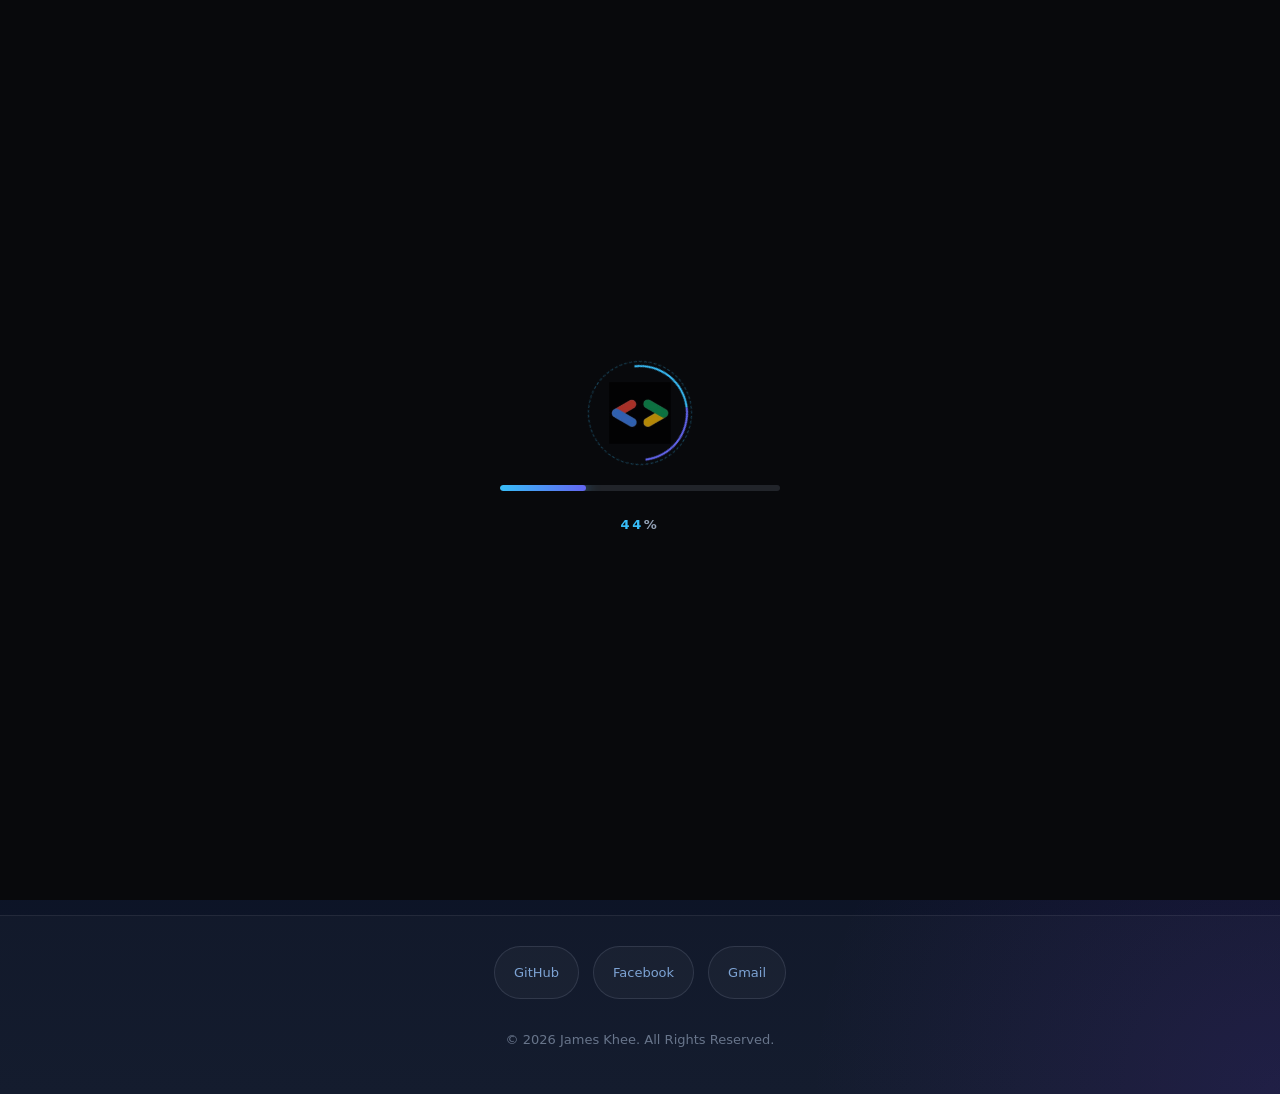
<file: index.html>
<!DOCTYPE html>
<html lang="en">
<head>
    <meta charset="UTF-8">
    <meta name="viewport" content="width=device-width, initial-scale=1.0">
    <title>James Khee Portfolio</title>
    <meta http-equiv="refresh" content="0; url=Home.html">
    <link rel="canonical" href="Home.html">
</head>
<body>
    <p>Redirecting to <a href="Home.html">Home</a>...</p>
</body>
</html>
</file>
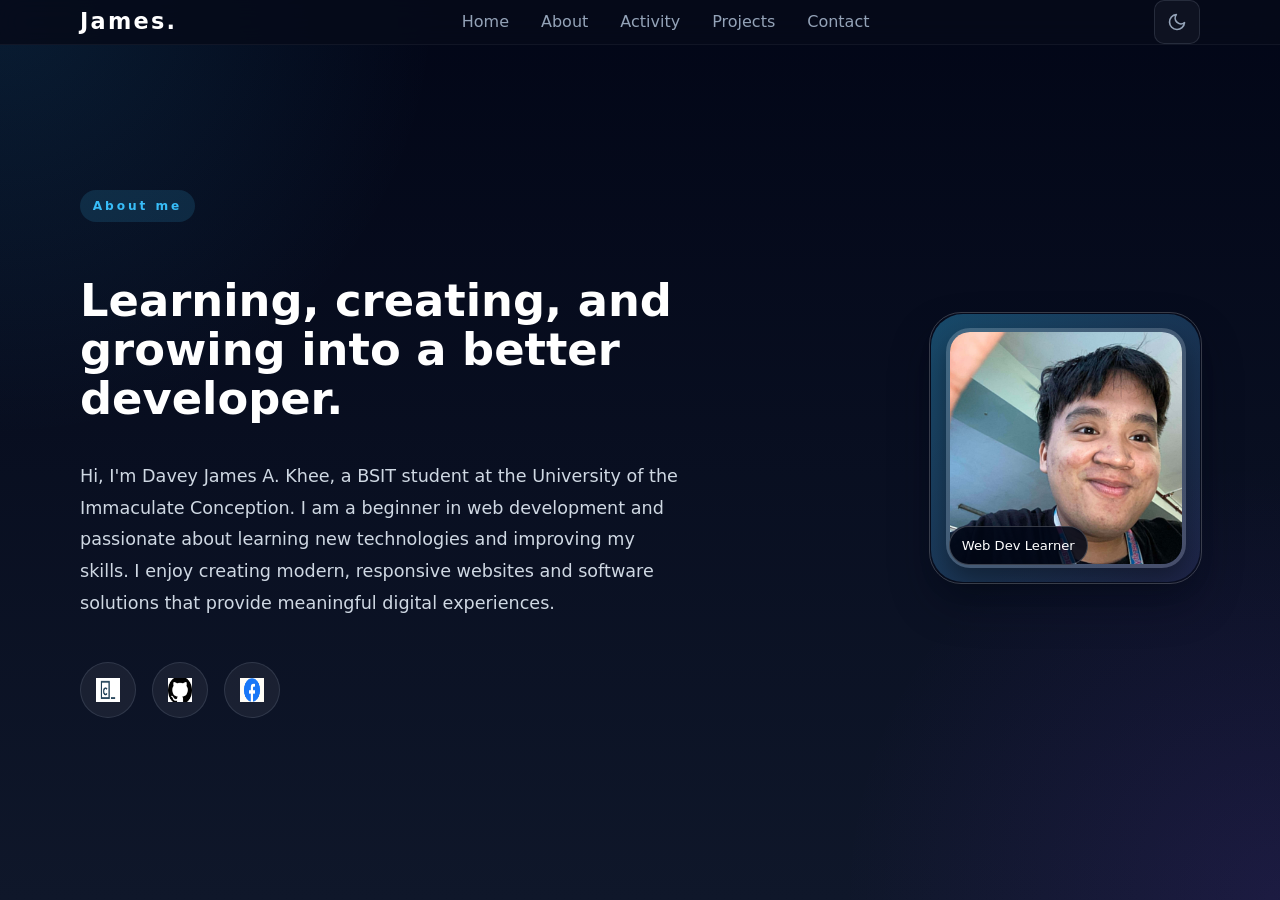
<file: about.html>
<!DOCTYPE html>
<html lang="en">
<head>
    <meta charset="UTF-8">
    <meta name="viewport" content="width=device-width, initial-scale=1.0">
    <title> James Khee Portfolio</title>
    <link rel="icon" type="image/png" href="images/GDGDOC KHEE.png">
    <link rel="stylesheet" href="about.css"> 
    <link rel="stylesheet" href="cursor.css">
    <link rel="stylesheet" href="theme.css">
    <script>
        (function () {
            var t;
            try { t = localStorage.getItem("portfolioTheme"); } catch (e) {}
            document.documentElement.setAttribute("data-theme", t === "light" ? "light" : "dark");
        })();
    </script>
</head>
<body>
    <header class="site-header">
        <div class="container nav-container"> 
       <a href="Home.html" class="logo">James.</a>
         <nav class="site-nav" id="siteNav">
          <a href="Home.html">Home</a>
          <a href="about.html">About</a>
          <a href="Activity.html">Activity</a>
          <a href="Project.html">Projects</a>
          <a href="Contact.html">Contact</a>
        </nav>
        <div class="nav-actions">
          <button class="theme-toggle" id="themeToggle" aria-label="Toggle theme">
            <svg class="icon-sun" viewBox="0 0 24 24" width="20" height="20" fill="none" stroke="currentColor" stroke-width="2" stroke-linecap="round" stroke-linejoin="round" aria-hidden="true">
              <circle cx="12" cy="12" r="4"></circle>
              <line x1="12" y1="2" x2="12" y2="4"></line>
              <line x1="12" y1="20" x2="12" y2="22"></line>
              <line x1="4.9" y1="4.9" x2="6.3" y2="6.3"></line>
              <line x1="17.7" y1="17.7" x2="19.1" y2="19.1"></line>
              <line x1="2" y1="12" x2="4" y2="12"></line>
              <line x1="20" y1="12" x2="22" y2="12"></line>
              <line x1="4.9" y1="19.1" x2="6.3" y2="17.7"></line>
              <line x1="17.7" y1="6.3" x2="19.1" y2="4.9"></line>
            </svg>
            <svg class="icon-moon" viewBox="0 0 24 24" width="20" height="20" fill="none" stroke="currentColor" stroke-width="2" stroke-linecap="round" stroke-linejoin="round" aria-hidden="true">
              <path d="M21 12.8A9 9 0 1 1 11.2 3a7 7 0 0 0 9.8 9.8z"></path>
            </svg>
          </button>
          <button class="nav-toggle" id="navToggle" aria-label="Open menu" aria-controls="siteNav" aria-expanded="false">
            <span class="nav-toggle-bars"><span></span><span></span><span></span></span>
          </button>
        </div>
        </div>
      </header>
      <section class="about">
    <div class="container about-content">
 
        
        <div class="about-text">
            <p class="eyebrow">About me</p>
            <h2>Learning, creating, and growing into a better developer.</h2>
            <p class="description">
                Hi, I'm Davey James A. Khee, a BSIT student at the University of the Immaculate Conception.
                I am a beginner in web development and passionate about learning new technologies and improving my skills.
                I enjoy creating modern, responsive websites and software solutions that provide meaningful digital experiences.
            </p>
 
            <div class="social-icons">
                <a href="mailto:dkhee_250000000362@uic.edu.ph">
                    <img src="images/gmail-icon.png" alt="Gmail">
                </a>
 
                <a href="https://github.com/dkhee250000000362-cloud" target="_blank" rel="noopener noreferrer">
                    <img src="images/github-icon.png" alt="GitHub">
                </a>
 
                <a href="https://www.facebook.com/kyoujinzai" target="_blank" rel="noopener noreferrer">
                    <img src="images/facebook-icon.png" alt="Facebook">
                </a>
            </div>
        </div>
 
        
        <div class="about-image">
            <div class="image-frame">
                <img src="images/image james.jpg" alt="James">
                <div class="image-badge">Web Dev Learner</div>
            </div>
        </div>
 
 
    </div>
 
</section>

<script>
    const imageFrame = document.querySelector('.image-frame');

    if (imageFrame) {
        imageFrame.addEventListener('mousemove', (event) => {
            const rect = imageFrame.getBoundingClientRect();
            const x = (event.clientX - rect.left) / rect.width - 0.5;
            const y = (event.clientY - rect.top) / rect.height - 0.5;
            imageFrame.style.transform = `perspective(1000px) rotateY(${x * 12}deg) rotateX(${y * -12}deg) translateY(-6px)`;
        });

        imageFrame.addEventListener('mouseleave', () => {
            imageFrame.style.transform = '';
        });
    }
</script>

<script>
const navToggle = document.getElementById("navToggle");
const navContainer = document.querySelector(".nav-container");

navToggle.addEventListener("click", () => {
    const isOpen = navContainer.classList.toggle("open");
    navToggle.setAttribute("aria-expanded", isOpen);
    navToggle.setAttribute("aria-label", isOpen ? "Close menu" : "Open menu");
});

document.querySelectorAll(".site-nav a").forEach((link) => {
    link.addEventListener("click", () => {
        navContainer.classList.remove("open");
        navToggle.setAttribute("aria-expanded", "false");
        navToggle.setAttribute("aria-label", "Open menu");
    });
});
</script>

<script src="cursor.js"></script>
<script src="theme.js"></script>

</body>
</html>
</file>
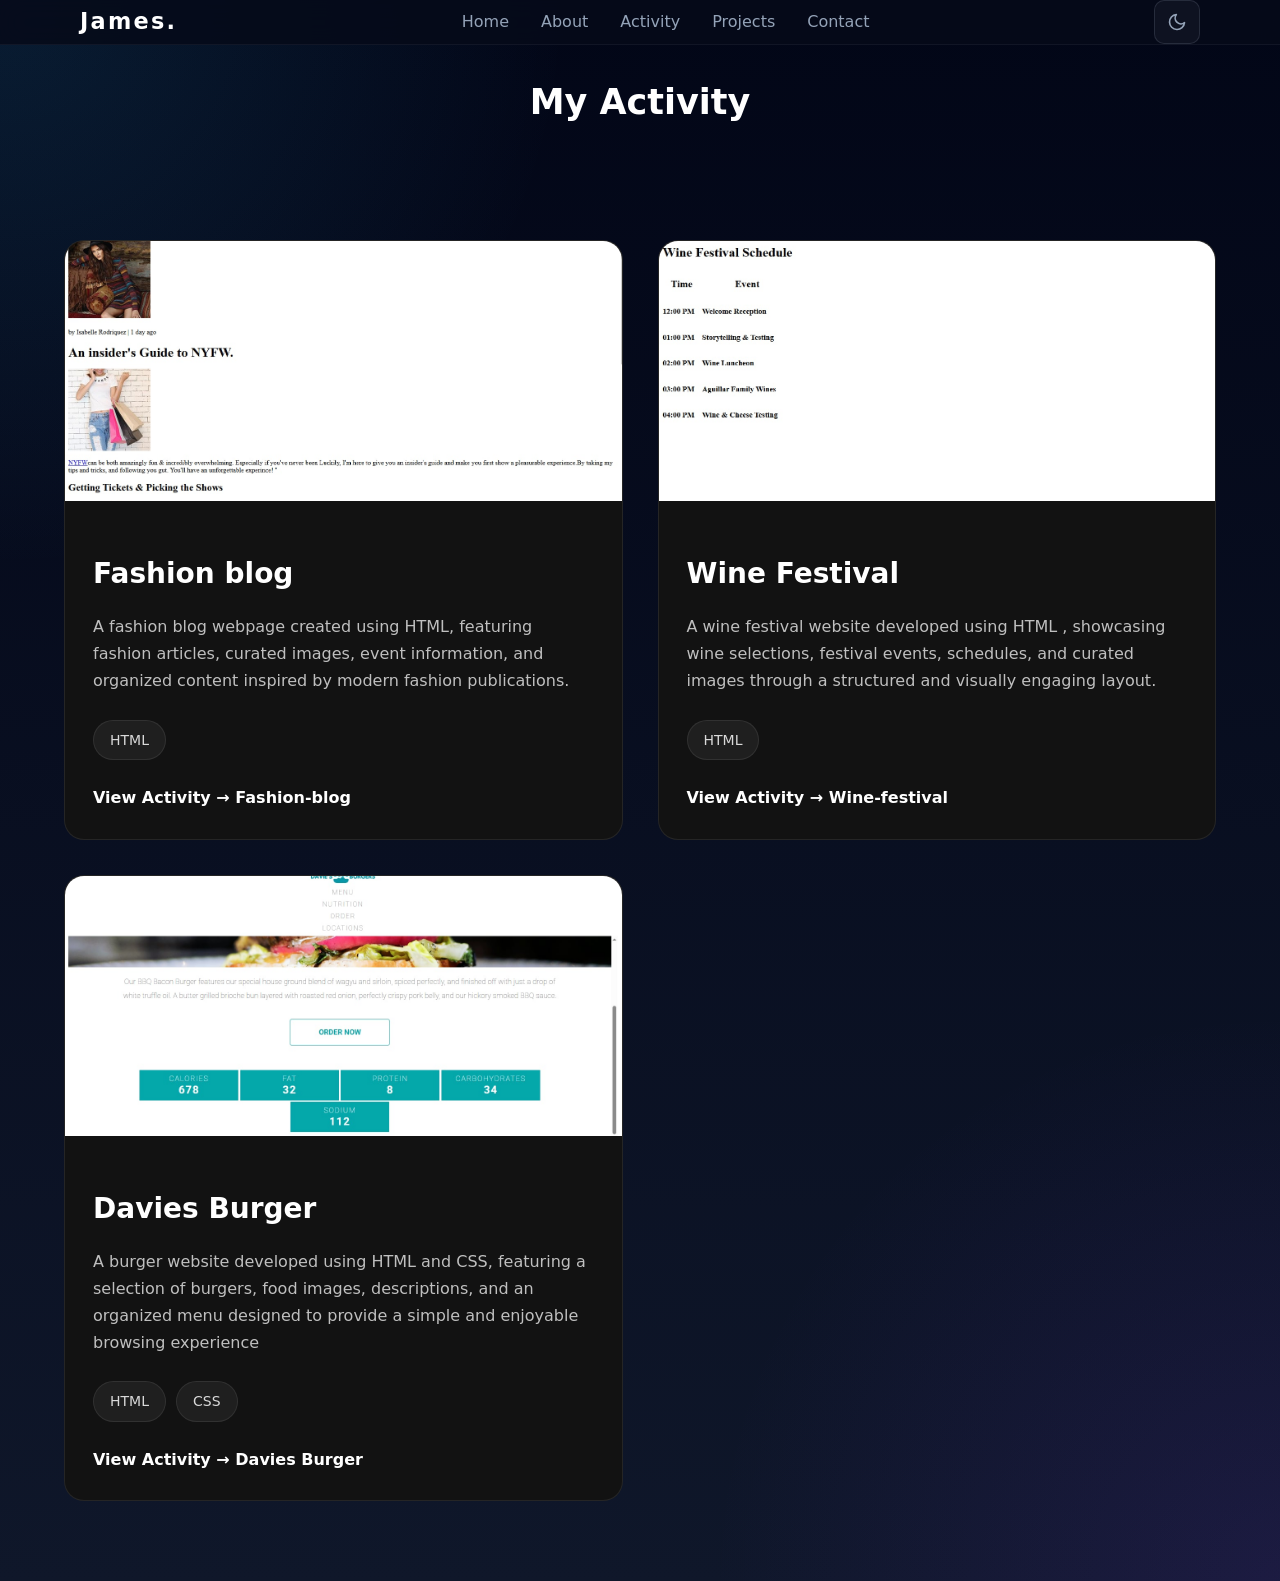
<file: Activity.html>
<!DOCTYPE html>
<html lang="en">
<head>
    <meta charset="UTF-8">
    <meta name="viewport" content="width=device-width, initial-scale=1.0">
    <title>James Khee Portfolio</title> 
    <link rel="icon" type="image/png" href="images/GDGDOC KHEE.png">
    <link rel="stylesheet" href="Activity.css">
    <link rel="stylesheet" href="cursor.css">
    <link rel="stylesheet" href="theme.css">
    <script>
        (function () {
            var t;
            try { t = localStorage.getItem("portfolioTheme"); } catch (e) {}
            document.documentElement.setAttribute("data-theme", t === "light" ? "light" : "dark");
        })();
    </script>
</head>
<body>
    <header class="site-header"> 
        <div class="container nav-container"> 
            <a href="Activity.html" class="logo">James.</a>
            <nav class="site-nav" id="siteNav">
                <a href="Home.html">Home</a>
                <a href="about.html">About</a>
                <a href="Activity.html">Activity</a>
                <a href="Project.html">Projects</a>
                <a href="Contact.html">Contact</a>
            </nav>
            <div class="nav-actions">
                <button class="theme-toggle" id="themeToggle" aria-label="Toggle theme">
                    <svg class="icon-sun" viewBox="0 0 24 24" width="20" height="20" fill="none" stroke="currentColor" stroke-width="2" stroke-linecap="round" stroke-linejoin="round" aria-hidden="true">
                      <circle cx="12" cy="12" r="4"></circle>
                      <line x1="12" y1="2" x2="12" y2="4"></line>
                      <line x1="12" y1="20" x2="12" y2="22"></line>
                      <line x1="4.9" y1="4.9" x2="6.3" y2="6.3"></line>
                      <line x1="17.7" y1="17.7" x2="19.1" y2="19.1"></line>
                      <line x1="2" y1="12" x2="4" y2="12"></line>
                      <line x1="20" y1="12" x2="22" y2="12"></line>
                      <line x1="4.9" y1="19.1" x2="6.3" y2="17.7"></line>
                      <line x1="17.7" y1="6.3" x2="19.1" y2="4.9"></line>
                    </svg>
                    <svg class="icon-moon" viewBox="0 0 24 24" width="20" height="20" fill="none" stroke="currentColor" stroke-width="2" stroke-linecap="round" stroke-linejoin="round" aria-hidden="true">
                      <path d="M21 12.8A9 9 0 1 1 11.2 3a7 7 0 0 0 9.8 9.8z"></path>
                    </svg>
                </button>
                <button class="nav-toggle" id="navToggle" aria-label="Open menu" aria-controls="siteNav" aria-expanded="false">
                    <span class="nav-toggle-bars"><span></span><span></span><span></span></span>
                </button>
            </div>
        </div>
    </header>
   
<h2 class="activity-title">
    <span> My Activity</span>
</h2>
<section class="activities">
    
    <div class="activity-card">

        <div class="activity-image">
            <img src="images/Fashion Blog.jfif" alt="Fashion blog">
        </div>

        <div class="activity-content">

            <h2>Fashion blog</h2>

            <p>
               A fashion blog webpage created using HTML, featuring fashion articles,
              curated images, event information, and organized content inspired by
             modern fashion publications.
            </p>

            <div class="activity-tags">
                <span>HTML</span>
            </div>

            <a href="activity1/index.html" class="activity-btn">
                View Activity → Fashion-blog
            </a>

        </div>

    </div>


    <div class="activity-card">

        <div class="activity-image">
            <img src="images/wine-festival.jfif" alt="Wine Festival">
        </div>

        <div class="activity-content">

            <h2>Wine Festival</h2>

            <p>
                A wine festival website developed using HTML , showcasing wine
             selections, festival events, schedules, and curated images through a
               structured and visually engaging layout.
            </p>

            <div class="activity-tags">
                <span>HTML</span>
                
            </div>

            <a href="winefestival/index.html" class="activity-btn">
                View Activity → Wine-festival
            </a>

        </div>

    </div>

    <div class="activity-card">

        <div class="activity-image">
            <img src="images/Davies Burger.jfif" alt="Davies Burger">
        </div>

        <div class="activity-content">

            <h2>Davies Burger</h2>

            <p>
                A burger website developed using HTML and CSS, featuring a selection
               of burgers, food images, descriptions, and an organized menu designed
              to provide a simple and enjoyable browsing experience
            </p>

            <div class="activity-tags">
                <span>HTML</span>
                <span>CSS</span>
            </div>

            <a href="daviesburger/index.html" class="activity-btn">
                View Activity → Davies Burger
            </a>

        </div>


    </section>

<script>
const navToggle = document.getElementById("navToggle");
const navContainer = document.querySelector(".nav-container");

navToggle.addEventListener("click", () => {
    const isOpen = navContainer.classList.toggle("open");
    navToggle.setAttribute("aria-expanded", isOpen);
    navToggle.setAttribute("aria-label", isOpen ? "Close menu" : "Open menu");
});

document.querySelectorAll(".site-nav a").forEach((link) => {
    link.addEventListener("click", () => {
        navContainer.classList.remove("open");
        navToggle.setAttribute("aria-expanded", "false");
        navToggle.setAttribute("aria-label", "Open menu");
    });
});
</script>

<script src="cursor.js"></script>
<script src="theme.js"></script>
</body>
</html>
</file>
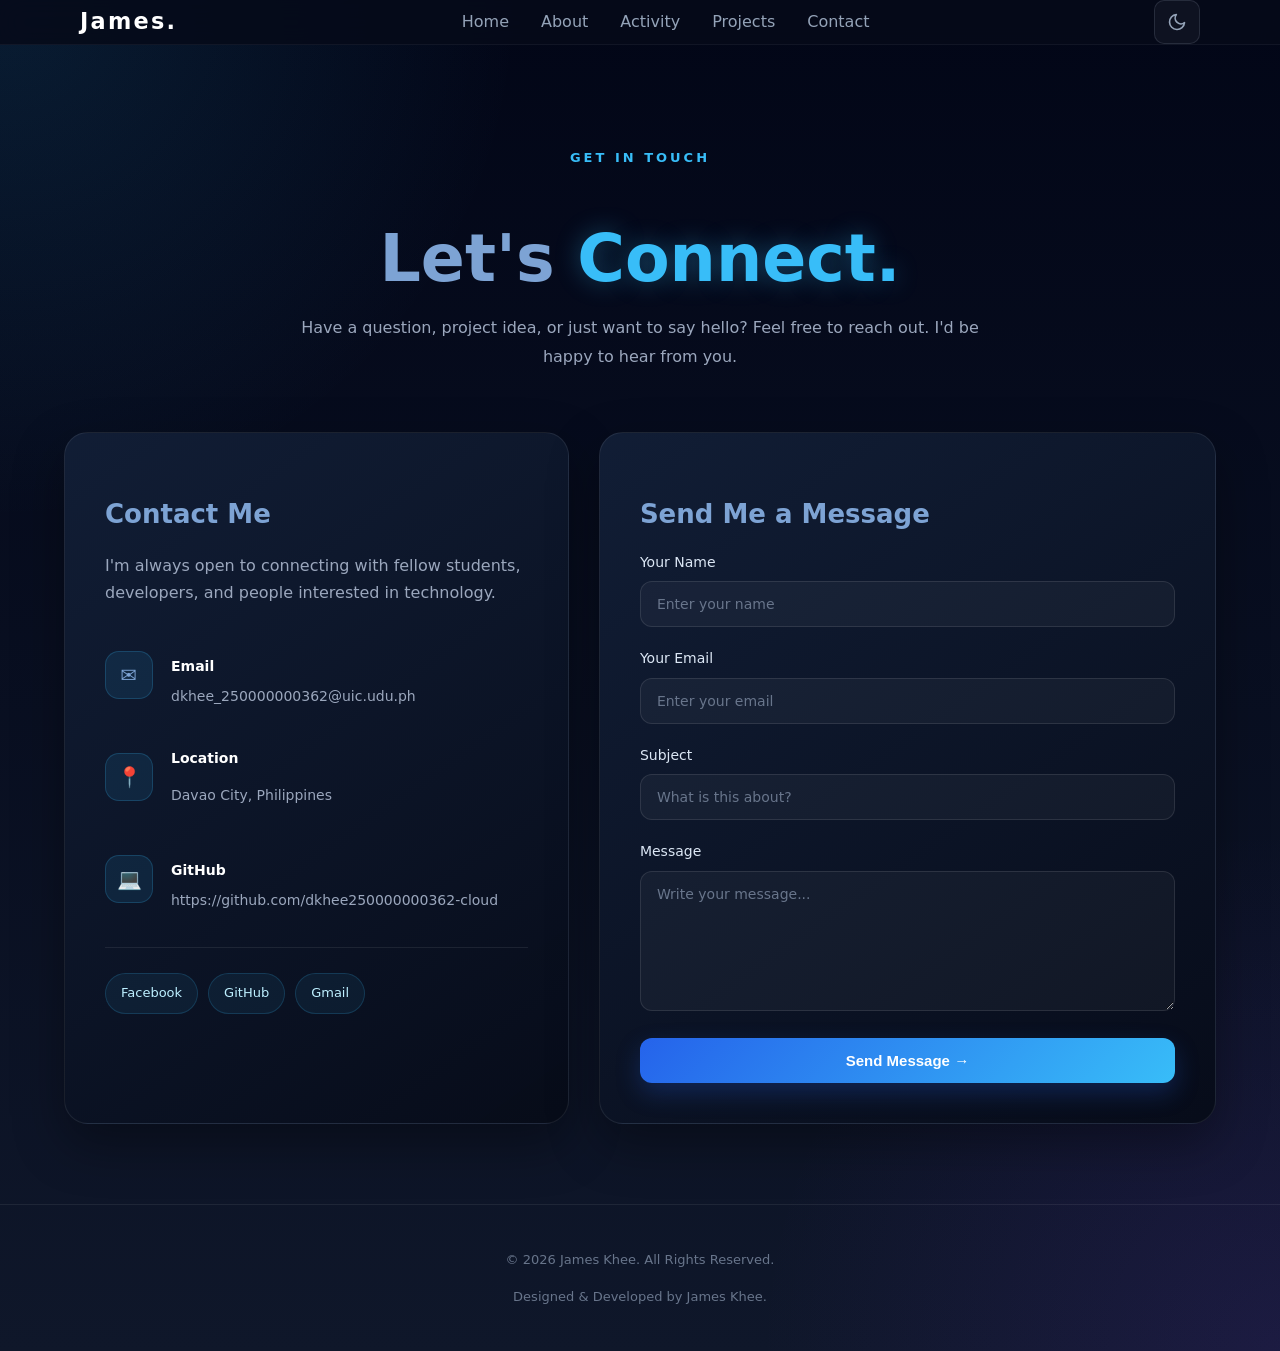
<file: Contact.html>
<!DOCTYPE html>
<html lang="en">
<head>
    <meta charset="UTF-8">
    <meta name="viewport" content="width=device-width, initial-scale=1.0">
    <title>James khee My Porfolio</title>
    <link rel="icon" type="image/png" href="images/GDGDOC KHEE.png">
    <link rel="stylesheet" href="contact.css">
    <link rel="stylesheet" href="cursor.css">
    <link rel="stylesheet" href="theme.css">
    <script>
        (function () {
            var t;
            try { t = localStorage.getItem("portfolioTheme"); } catch (e) {}
            document.documentElement.setAttribute("data-theme", t === "light" ? "light" : "dark");
        })();
    </script>
</head>
<body>
    <header class="site-header">
        <div class="container nav-container"> 
       <a href="Contact.html" class="logo">James.</a>
         <nav class="site-nav" id="siteNav">
          <a href="Home.html">Home</a>
          <a href="about.html">About</a>
          <a href="Activity.html">Activity</a>
          <a href="Project.html">Projects</a>
          <a href="Contact.html">Contact</a>
        </nav>
        <div class="nav-actions">
          <button class="theme-toggle" id="themeToggle" aria-label="Toggle theme">
            <svg class="icon-sun" viewBox="0 0 24 24" width="20" height="20" fill="none" stroke="currentColor" stroke-width="2" stroke-linecap="round" stroke-linejoin="round" aria-hidden="true">
              <circle cx="12" cy="12" r="4"></circle>
              <line x1="12" y1="2" x2="12" y2="4"></line>
              <line x1="12" y1="20" x2="12" y2="22"></line>
              <line x1="4.9" y1="4.9" x2="6.3" y2="6.3"></line>
              <line x1="17.7" y1="17.7" x2="19.1" y2="19.1"></line>
              <line x1="2" y1="12" x2="4" y2="12"></line>
              <line x1="20" y1="12" x2="22" y2="12"></line>
              <line x1="4.9" y1="19.1" x2="6.3" y2="17.7"></line>
              <line x1="17.7" y1="6.3" x2="19.1" y2="4.9"></line>
            </svg>
            <svg class="icon-moon" viewBox="0 0 24 24" width="20" height="20" fill="none" stroke="currentColor" stroke-width="2" stroke-linecap="round" stroke-linejoin="round" aria-hidden="true">
              <path d="M21 12.8A9 9 0 1 1 11.2 3a7 7 0 0 0 9.8 9.8z"></path>
            </svg>
          </button>
          <button class="nav-toggle" id="navToggle" aria-label="Open menu" aria-controls="siteNav" aria-expanded="false">
            <span class="nav-toggle-bars"><span></span><span></span><span></span></span>
          </button>
        </div>
        </div>
      </header>
     
 
    <main>
        <section class="contact-section">

            <div class="contact-heading">

                <p class="contact-label">GET IN TOUCH</p>

                <h1>
                    Let's <span>Connect.</span>
                </h1>

                <p class="contact-intro">
                    Have a question, project idea, or just want to say hello?
                    Feel free to reach out. I'd be happy to hear from you.
                </p>

            </div>


            <div class="contact-container">


                

                <div class="contact-info">

                    <h2>Contact Me</h2>

                    <p>
                        I'm always open to connecting with fellow students,
                        developers, and people interested in technology.
                    </p>


                    <div class="contact-item">

                        <div class="contact-icon">
                            ✉
                        </div>

                        <div>
                            <h3>Email</h3>
                            <a href="mailto:dkhee_250000000@uic.udu.000com">
                                dkhee_250000000362@uic.udu.ph
                            </a>
                        </div>

                    </div>


                    <div class="contact-item">

                        <div class="contact-icon">
                            📍
                        </div>

                        <div>
                            <h3>Location</h3>
                            <p>Davao City, Philippines</p>
                        </div>

                    </div>


                    <div class="contact-item">

                        <div class="contact-icon">
                            💻
                        </div>

                        <div>
                            <h3>GitHub</h3>
                            <a href="#" target="_blank">
                                https://github.com/dkhee250000000362-cloud
                            </a>
                        </div>

                    </div>


                    <div class="contact-socials">

                        <a href="https://www.facebook.com/kyoujinzai">Facebook</a>

                         <a href="https://github.com/dkhee250000000362-cloud">GitHub</a>

                         <a href="mailto:dkhee_250000000362@uic.edu.ph">Gmail</a>

                    </div>

                </div>


                

                <div class="contact-form">

                    <h2>Send Me a Message</h2>

                    <form action="https://formspree.io/f/xqpzqqnz" method="POST">
                        <input type="hidden" name="_subject" value="New message from portfolio contact form">
                        <input type="hidden" name="_next" value="https://dkhee250000000362-cloud.github.io/Contact.html">

                        <div class="form-group">

                            <label for="name">Your Name</label>

                            <input
                                type="text"
                                id="name"
                                name="name"
                                placeholder="Enter your name"
                                required
                            >

                        </div>


                        <div class="form-group">

                            <label for="email">Your Email</label>

                            <input
                                type="email"
                                id="email"
                                name="email"
                                placeholder="Enter your email"
                                required
                            >

                        </div>


                        <div class="form-group">

                            <label for="subject">Subject</label>

                            <input
                                type="text"
                                id="subject"
                                name="subject"
                                placeholder="What is this about?"
                            >

                        </div>


                        <div class="form-group">

                            <label for="message">Message</label>

                            <textarea
                                id="message"
                                name="message"
                                rows="6"
                                placeholder="Write your message..."
                                required
                            ></textarea>

                        </div>


                        <button type="submit">
                            Send Message →
                        </button>

                    </form>

                </div>

            </div>

        </section>

    </main>


    

    <footer class="footer">

        <p>
            © 2026 James Khee. All Rights Reserved.
        </p>

        <p>
            Designed & Developed by James Khee.
        </p>

    </footer>

    <script>
    const navToggle = document.getElementById("navToggle");
    const navContainer = document.querySelector(".nav-container");

    navToggle.addEventListener("click", () => {
        const isOpen = navContainer.classList.toggle("open");
        navToggle.setAttribute("aria-expanded", isOpen);
        navToggle.setAttribute("aria-label", isOpen ? "Close menu" : "Open menu");
    });

    document.querySelectorAll(".site-nav a").forEach((link) => {
        link.addEventListener("click", () => {
            navContainer.classList.remove("open");
            navToggle.setAttribute("aria-expanded", "false");
            navToggle.setAttribute("aria-label", "Open menu");
        });
    });
    </script>

    <script src="cursor.js"></script>
    <script src="theme.js"></script>

</body>
</html>
</file>
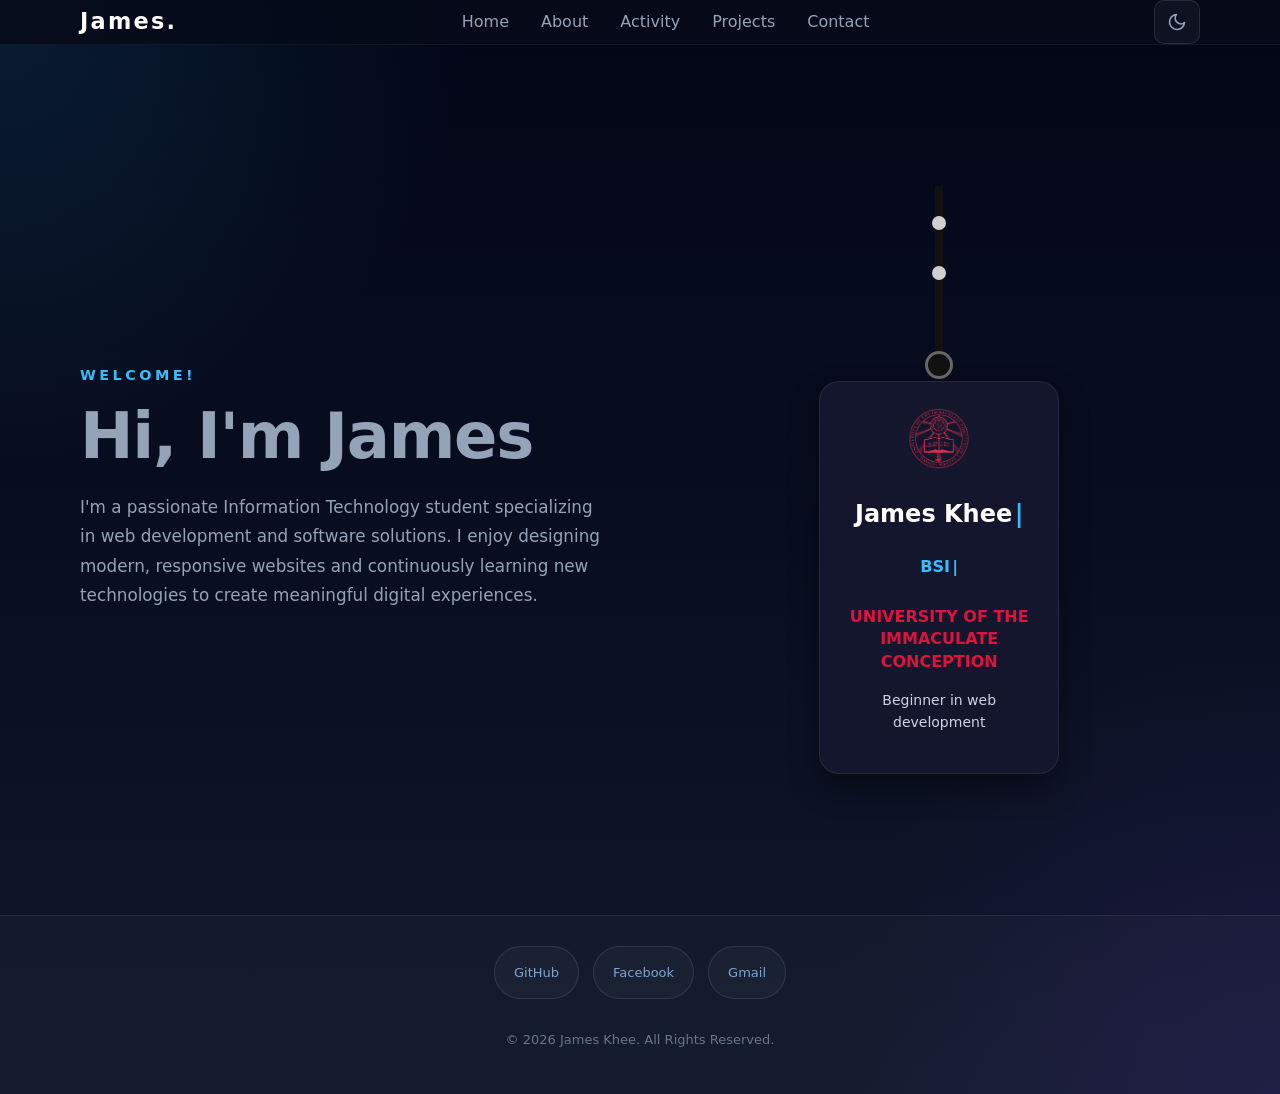
<file: Home.html>
<!DOCTYPE html>
<html lang="en">
<head>
    <meta charset="UTF-8">
    <meta name="viewport" content="width=device-width, initial-scale=1.0">
  <title>James Khee Portfolio</title>
  <link rel="icon" type="image/png" href="images/GDGDOC KHEE.png">
  <link rel="stylesheet" href="Home.css">
  <link rel="stylesheet" href="cursor.css">
  <link rel="stylesheet" href="loader.css">
  <link rel="stylesheet" href="theme.css">
  <script>
      (function () {
          var t;
          try { t = localStorage.getItem("portfolioTheme"); } catch (e) {}
          document.documentElement.setAttribute("data-theme", t === "light" ? "light" : "dark");
      })();
  </script>
</head> 

<body> 
  <header class="site-header">
    <div class="container nav-container"> 
   <a href="Home.html" class="logo">James.</a>
     <nav class="site-nav" id="siteNav">
      <a href="Home.html">Home</a>
      <a href="about.html">About</a>
      <a href="Activity.html">Activity</a>
      <a href="Project.html">Projects</a>
      <a href="Contact.html">Contact</a>
    </nav>
    <div class="nav-actions">
      <button class="theme-toggle" id="themeToggle" aria-label="Toggle theme">
        <svg class="icon-sun" viewBox="0 0 24 24" width="20" height="20" fill="none" stroke="currentColor" stroke-width="2" stroke-linecap="round" stroke-linejoin="round" aria-hidden="true">
          <circle cx="12" cy="12" r="4"></circle>
          <line x1="12" y1="2" x2="12" y2="4"></line>
          <line x1="12" y1="20" x2="12" y2="22"></line>
          <line x1="4.9" y1="4.9" x2="6.3" y2="6.3"></line>
          <line x1="17.7" y1="17.7" x2="19.1" y2="19.1"></line>
          <line x1="2" y1="12" x2="4" y2="12"></line>
          <line x1="20" y1="12" x2="22" y2="12"></line>
          <line x1="4.9" y1="19.1" x2="6.3" y2="17.7"></line>
          <line x1="17.7" y1="6.3" x2="19.1" y2="4.9"></line>
        </svg>
        <svg class="icon-moon" viewBox="0 0 24 24" width="20" height="20" fill="none" stroke="currentColor" stroke-width="2" stroke-linecap="round" stroke-linejoin="round" aria-hidden="true">
          <path d="M21 12.8A9 9 0 1 1 11.2 3a7 7 0 0 0 9.8 9.8z"></path>
        </svg>
      </button>
      <button class="nav-toggle" id="navToggle" aria-label="Open menu" aria-controls="siteNav" aria-expanded="false">
        <span class="nav-toggle-bars"><span></span><span></span><span></span></span>
      </button>
    </div>
    </div>
  </header>
<section class="home">

<div class="container home">
    <div class="home-content">

        <p class="intro">Welcome!</p>

    <h1 class="home-title">
        <span class="intro-line">Hi, I'm James</span>
        
    </h1>

    <p class="description">
        I'm a passionate Information Technology student specializing
        in web development and software solutions. I enjoy designing
        modern, responsive websites and continuously learning new
        technologies to create meaningful digital experiences.
    </p>

</div>

<div class="home-image">

    <div class="id-card-wrapper">

        <div class="lanyard"></div>

        <div class="clip"></div>

        <div class="id-card">

            <img src="images/uic-logo.png"
                 class="id-card-logo"
                 alt="UIC Logo">

            <h2 class="id-card-name typewriter" id="idCardName"></h2>

            <p class="id-card-title typewriter" id="idCardTitle"></p>

            <p class="school">
                UNIVERSITY OF THE IMMACULATE CONCEPTION
            </p>

            <p class="desc">
                Beginner in web development
            </p>

        </div>

    </div>

</div>

</div>

</section>

<footer class="site-footer">

    <div class="social-icons">
        <a href="https://github.com/dkhee250000000362-cloud" target="_blank" rel="noopener noreferrer">GitHub</a>
        <a href="https://www.facebook.com/kyoujinzai" target="_blank" rel="noopener noreferrer">Facebook</a>
        <a href="mailto:dkhee_250000000362@uic.edu.ph">Gmail</a>
    </div>

    <p>
        © 2026 James Khee. All Rights Reserved.
    </p>

</footer>

<script>
const idCardName = document.getElementById("idCardName");
const idCardTitle = document.getElementById("idCardTitle");

const clearText = (element) => {
    if (element) element.textContent = "";
};

const typeText = async (element, text, delay = 95) => {
    if (!element) return;
    element.textContent = "";
    for (const char of text) {
        element.textContent += char;
        await new Promise((resolve) => setTimeout(resolve, delay));
    }
};

const typeWriterSequence = async () => {
    while (true) {
        await typeText(idCardName, "James Khee");
        await typeText(idCardTitle, "BSIT STUDENT");
        await new Promise((resolve) => setTimeout(resolve, 1000));
        clearText(idCardName);
        clearText(idCardTitle);
    }
};

typeWriterSequence();
</script>

<script>
const navToggle = document.getElementById("navToggle");
const navContainer = document.querySelector(".nav-container");

navToggle.addEventListener("click", () => {
    const isOpen = navContainer.classList.toggle("open");
    navToggle.setAttribute("aria-expanded", isOpen);
    navToggle.setAttribute("aria-label", isOpen ? "Close menu" : "Open menu");
});

document.querySelectorAll(".site-nav a").forEach((link) => {
    link.addEventListener("click", () => {
        navContainer.classList.remove("open");
        navToggle.setAttribute("aria-expanded", "false");
        navToggle.setAttribute("aria-label", "Open menu");
    });
});
</script>

<script src="cursor.js"></script>
<script src="loader.js"></script>
<script src="theme.js"></script>

</body>
</html>
</file>
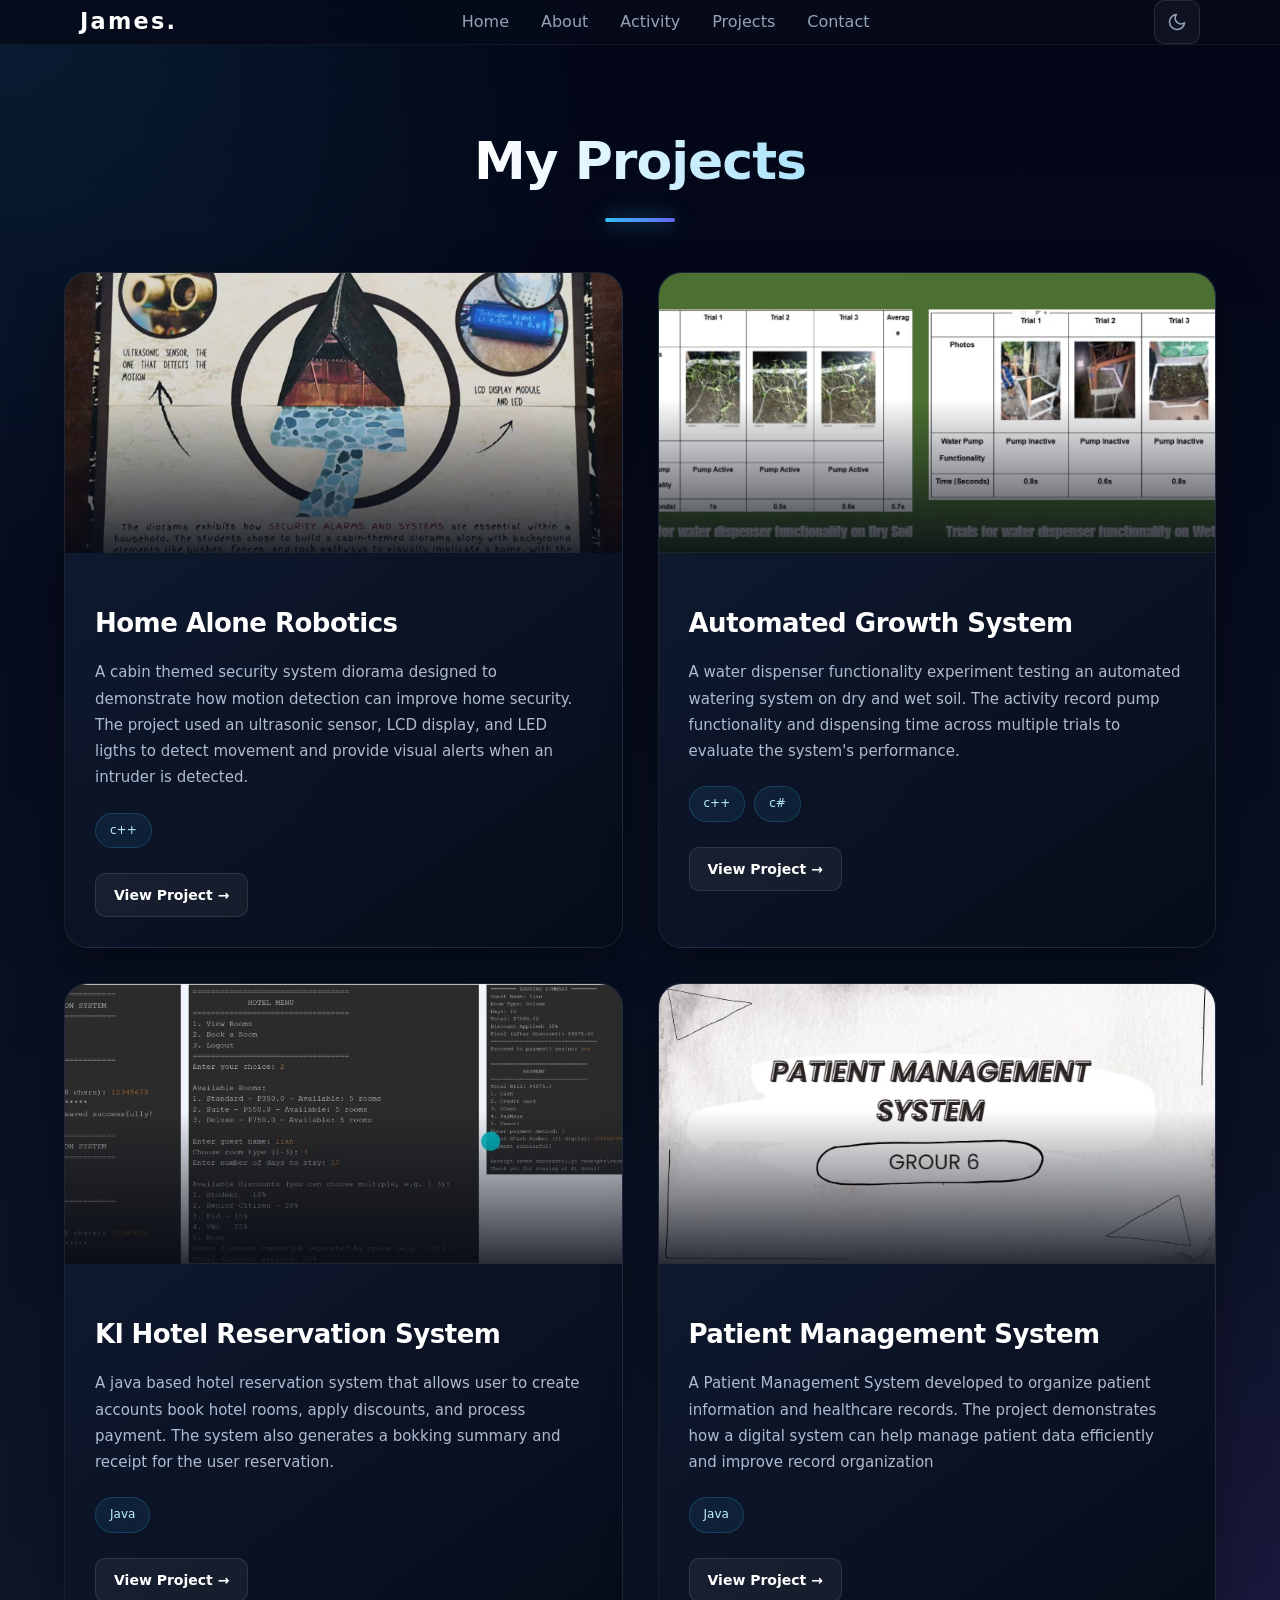
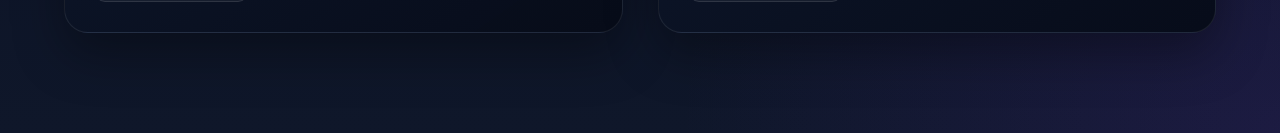
<file: Project.html>
<!DOCTYPE html>
<html lang="en">
<head>
    <meta charset="UTF-8">
    <meta name="viewport" content="width=device-width, initial-scale=1.0">
    <title> James Khee Portfolio</title>
    <link rel="icon" type="image/png" href="images/GDGDOC KHEE.png">
    <link rel="stylesheet" href="Project.css"> 
    <link rel="stylesheet" href="cursor.css">
    <link rel="stylesheet" href="theme.css">
    <script>
        (function () {
            var t;
            try { t = localStorage.getItem("portfolioTheme"); } catch (e) {}
            document.documentElement.setAttribute("data-theme", t === "light" ? "light" : "dark");
        })();
    </script>
</head>
<body>
    <header class="site-header">
        <div class="container nav-container"> 
            <a href="Project.html" class="logo">James.</a>
            <nav class="site-nav" id="siteNav">
                <a href="Home.html">Home</a>
                <a href="about.html">About</a>
                <a href="Activity.html">Activity</a>
                <a href="Project.html">Projects</a>
                <a href="Contact.html">Contact</a>
            </nav>
            <div class="nav-actions">
                <button class="theme-toggle" id="themeToggle" aria-label="Toggle theme">
                    <svg class="icon-sun" viewBox="0 0 24 24" width="20" height="20" fill="none" stroke="currentColor" stroke-width="2" stroke-linecap="round" stroke-linejoin="round" aria-hidden="true">
                      <circle cx="12" cy="12" r="4"></circle>
                      <line x1="12" y1="2" x2="12" y2="4"></line>
                      <line x1="12" y1="20" x2="12" y2="22"></line>
                      <line x1="4.9" y1="4.9" x2="6.3" y2="6.3"></line>
                      <line x1="17.7" y1="17.7" x2="19.1" y2="19.1"></line>
                      <line x1="2" y1="12" x2="4" y2="12"></line>
                      <line x1="20" y1="12" x2="22" y2="12"></line>
                      <line x1="4.9" y1="19.1" x2="6.3" y2="17.7"></line>
                      <line x1="17.7" y1="6.3" x2="19.1" y2="4.9"></line>
                    </svg>
                    <svg class="icon-moon" viewBox="0 0 24 24" width="20" height="20" fill="none" stroke="currentColor" stroke-width="2" stroke-linecap="round" stroke-linejoin="round" aria-hidden="true">
                      <path d="M21 12.8A9 9 0 1 1 11.2 3a7 7 0 0 0 9.8 9.8z"></path>
                    </svg>
                </button>
                <button class="nav-toggle" id="navToggle" aria-label="Open menu" aria-controls="siteNav" aria-expanded="false">
                    <span class="nav-toggle-bars"><span></span><span></span><span></span></span>
                </button>
            </div>
        </div>
    </header>

    <h2 class="project-title">
        <span> My Projects</span>
    </h2>
    
    <section class="projects">
        <div class="project-card">
            <div class="project-image">
                <img src="images/home alone concept.jpg" alt="project 1">
            </div>
            <div class="project-content">
                <h2>Home Alone Robotics </h2>
                <p>
                    A cabin themed security system diorama designed to demonstrate how motion 
                    detection can improve home security. The project used an ultrasonic sensor,
                    LCD display, and LED ligths to detect movement and provide visual alerts 
                    when an intruder is detected.
                </p>
                <div class="project-tags">
                    
                    
                    <span>c++</span> 
                </div>
                <a href="https://canva.link/zvovieganyb6kyo" class="project-btn">View Project →</a>
            </div>
        </div>
        <div class="project-card">
            <div class="project-image">
                <img src="images/project 2.jfif" alt="project 2">
            </div>
            <div class="project-content">
                <h2>Automated Growth System</h2>
                <p>
                    A water dispenser  functionality experiment testing an automated watering
                    system on dry and wet soil. The activity record pump functionality and 
                    dispensing time across multiple trials to evaluate the system's performance.
                </p>
                <div class="project-tags">
                    <span>c++</span>
                    <span>c#</span>
                    
                </div>
                <a href="https://canva.link/5e8mtvm15deh2pn" target="_blank" rel="noopener" class="project-btn">View Project →</a>
            </div>
        </div>
        <div class="project-card">
            <div class="project-image">
                <img src="images/project 3.jfif" alt="project 3">
            </div>
            <div class="project-content">
                <h2>Kl Hotel Reservation System</h2>
                <p>
                    A java based hotel reservation system that allows user to create accounts 
                    book hotel rooms, apply discounts, and process payment. The system also 
                    generates a bokking summary and receipt for the user reservation.
                </p>
                <div class="project-tags">
                    <span>Java</span>
                   
                </div>
                <a href="https://github.com/dkhee250000000362-cloud/COMPROG1-Final-project-hotel-reservation-system" target="_blank" rel="noopener" class="project-btn">View Project →</a>
            </div>
        </div>
        <div class="project-card">
            <div class="project-image">
                <img src="images/project 4.jfif" alt="project 4">
            </div>
            <div class="project-content">
                <h2>Patient Management System</h2>
                <p>
                    A Patient Management System developed to organize patient information 
                    and healthcare records. The project demonstrates how a digital system 
                    can help manage patient data efficiently and improve record organization
                </p>
                <div class="project-tags">
                    <span>Java</span>
                    
                </div>
                <a href="https://canva.link/vxy8l5vmfgvtson" target="_blank" rel="noopener" class="project-btn">View Project →</a>
            </div>
        </div>
    </section>

    <script>
    const navToggle = document.getElementById("navToggle");
    const navContainer = document.querySelector(".nav-container");

    navToggle.addEventListener("click", () => {
        const isOpen = navContainer.classList.toggle("open");
        navToggle.setAttribute("aria-expanded", isOpen);
        navToggle.setAttribute("aria-label", isOpen ? "Close menu" : "Open menu");
    });

    document.querySelectorAll(".site-nav a").forEach((link) => {
        link.addEventListener("click", () => {
            navContainer.classList.remove("open");
            navToggle.setAttribute("aria-expanded", "false");
            navToggle.setAttribute("aria-label", "Open menu");
        });
    });
    </script>
<script src="theme.js"></script>
</body>
</html>
</file>
<file: about.css>
/* ==============================
   CSS Variables
   ============================== */
:root {
  color-scheme: dark;
  --bg: #08090c;
  --surface: rgba(15, 23, 42, 0.92);
  --text: #7da3d4;
  --muted: #94a3b8;
  --accent: #38bdf8;
  --accent-soft: rgba(56, 189, 248, 0.16);
  --border: rgba(148, 163, 184, 0.18);
}

/* ==============================
   Global Styles
   ============================== */
* {
  box-sizing: border-box;
}

.section {
  padding: 5rem 0;
}

/* ==============================
   Base: html & body
   ============================== */
html {
  scroll-behavior: smooth;
}

body {
  margin: 0;
  min-height: 100vh;
  background: radial-gradient(circle at top left, rgba(56, 189, 248, 0.12), transparent 28%),
    radial-gradient(circle at bottom right, rgba(124, 58, 237, 0.12), transparent 28%),
    linear-gradient(180deg, #020617 0%, #0f172a 100%);
  color: var(--text);
  font-family: Inter, system-ui, -apple-system, BlinkMacSystemFont, "Segoe UI", sans-serif;
  line-height: 1.6;
}

/* ==============================
   SVG & Links
   ============================== */
svg {
  display: block;
  max-width: 100%;
}

a {
  color: inherit;
  text-decoration: none;
}

/* ==============================
   Container
   ============================== */
.container {
  width: min(1120px, calc(100% - 2rem));
  margin: 0 auto;
}

/* ==============================
   Header
   ============================== */
.site-header {
  position: sticky;
  top: 0;
  z-index: 10;
  background: rgba(6, 11, 26, 0.88);
  backdrop-filter: blur(14px);
  border-bottom: 1px solid rgba(148, 163, 184, 0.08);
}

/* ==============================
   Navbar
   ============================== */
.nav-container {
  display: flex;
  align-items: center;
  justify-content: space-between;
  gap: 2rem;
}

.logo {
  font-size: 1.4rem;
  font-weight: 800;
  letter-spacing: 0.1em;
  color: #ffffff;
}

.nav-actions {
  display: none;
}

/* ==============================
   Desktop Navigation
   ============================== */
.site-nav {
  display: flex;
  flex-wrap: wrap;
  gap: 2rem;
}

.site-nav a {
  color: var(--muted);
  transition: color 0.25s ease;
}

.site-nav a:hover {
  color: var(--accent);
}

/* ==============================
   Hamburger Button
   ============================== */
.nav-toggle {
  display: none;
  align-items: center;
  justify-content: center;
  gap: 10px;
  padding: 10px 14px;
  min-width: 44px;
  min-height: 44px;
  border: 1px solid var(--border);
  border-radius: 10px;
  background: rgba(255, 255, 255, 0.04);
  cursor: pointer;
  -webkit-tap-highlight-color: transparent;
  transition: transform 0.25s ease, border-color 0.25s ease, background 0.25s ease;
}

.nav-toggle:hover {
  border-color: var(--accent);
  background: var(--accent-soft);
}

.nav-toggle:active {
  transform: scale(0.94);
}

.nav-toggle-bars {
  display: flex;
  flex-direction: column;
  justify-content: center;
  gap: 6px;
  width: 20px;
  height: 18px;
}

.nav-toggle-bars span {
  display: block;
  width: 100%;
  height: 2px;
  border-radius: 2px;
  background: var(--muted);
  transition: transform 0.3s ease, opacity 0.3s ease, background 0.3s ease;
}

.nav-toggle[aria-expanded="true"] .nav-toggle-bars span:nth-child(1) {
  transform: translateY(8px) rotate(45deg);
}

.nav-toggle[aria-expanded="true"] .nav-toggle-bars span:nth-child(2) {
  opacity: 0;
}

.nav-toggle[aria-expanded="true"] .nav-toggle-bars span:nth-child(3) {
  transform: translateY(-8px) rotate(-45deg);
}

/* ==============================
   Mobile Navigation
   The mobile nav layout, collapse, and open/close behavior are
   defined in the responsive section below.
   ============================== */

/* ==============================
   About Section
   ============================== */
.about {
  min-height: calc(100vh - 94px);
  display: flex;
  align-items: center;
  padding: 80px 0;
}

.about-content {
  display: flex;
  justify-content: space-between;
  align-items: center;
  gap: 60px;
}

.about-text {
  width: 100%;
  max-width: 720px;
  display: flex;
  flex-direction: column;
  align-items: flex-start;
  text-align: left;
}

.about .eyebrow {
  display: inline-flex;
  align-items: center;
  gap: 0.5rem;
  margin-bottom: 1rem;
  padding: 0.4rem 0.8rem;
  border-radius: 999px;
  background: rgba(56, 189, 248, 0.14);
  color: var(--accent);
  letter-spacing: 0.24em;
  font-size: 0.76rem;
  font-weight: 700;
}

.about h2 {
  color: white;
  font-size: 2.8rem;
  margin-bottom: 20px;
  line-height: 1.1;
}

.description {
  color: #cfd8e3;
  font-size: 1.1rem;
  line-height: 1.8;
  max-width: 600px;
}

/* ==============================
   About Image
   ============================== */
.about-image {
  flex: 0 0 auto;
  display: flex;
  justify-content: center;
}

.about-image .image-frame {
  position: relative;
  display: inline-flex;
  padding: 0.9rem;
  border-radius: 32px;
  background: linear-gradient(135deg, rgba(56, 189, 248, 0.35), rgba(129, 140, 248, 0.15));
  box-shadow: 0 22px 40px rgba(2, 8, 23, 0.35);
  transition: transform 0.3s ease, box-shadow 0.3s ease;
}

.about-image .image-frame::before {
  content: "";
  position: absolute;
  inset: -2px;
  border-radius: inherit;
  border: 1px solid rgba(255, 255, 255, 0.2);
  pointer-events: none;
}

.about-image .image-badge {
  position: absolute;
  left: 1.1rem;
  bottom: 1.1rem;
  padding: 0.5rem 0.75rem;
  border-radius: 999px;
  background: rgba(2, 8, 23, 0.85);
  color: #fff;
  font-size: 0.82rem;
  border: 1px solid rgba(255, 255, 255, 0.2);
}

.about-image img {
  width: 240px;
  height: 240px;
  object-fit: cover;
  border-radius: 24px;
  border: 4px solid rgba(255, 255, 255, 0.18);
  box-shadow: 0 12px 25px rgba(0, 0, 0, 0.35);
  transition: transform 0.3s ease, filter 0.3s ease;
}

.about-image:hover .image-frame {
  transform: translateY(-8px) scale(1.01);
  box-shadow: 0 30px 55px rgba(2, 8, 23, 0.45);
}

.about-image:hover img {
  transform: scale(1.03);
  filter: saturate(1.1);
}

/* ==============================
   Social Icons
   ============================== */
.social-icons {
  display: flex;
  gap: 16px;
  margin-top: 25px;
  justify-content: flex-start;
  flex-wrap: wrap;
}

.social-icons a {
  display: inline-flex;
  width: 56px;
  height: 56px;
  align-items: center;
  justify-content: center;
  border-radius: 50%;
  background: rgba(255, 255, 255, 0.06);
  border: 1px solid rgba(148, 163, 184, 0.18);
  transition: transform 0.25s ease, background-color 0.25s ease, border-color 0.25s ease;
}

.social-icons a:hover {
  transform: translateY(-4px);
  background: rgba(56, 189, 248, 0.16);
  border-color: rgba(56, 189, 248, 0.5);
}

.social-icons img {
  width: 24px;
  height: 24px;
  transition: transform 0.25s ease;
}

.social-icons img:hover {
  transform: none;
}

/* ==============================
   Responsive
   ============================== */

/* ---------- Tablet (≤800px): hamburger + mobile nav ---------- */
@media (max-width: 800px) {
  .nav-toggle {
    display: flex;
  }

  /* Keep logo LEFT and hamburger RIGHT on the same horizontal row. */
  .nav-container {
    display: grid;
    grid-template-columns: auto 1fr auto;
    grid-template-rows: auto auto;
    align-items: center;
    gap: 0 2rem;
  }

  .logo {
    grid-column: 1;
    grid-row: 1;
    justify-self: start;
  }

  .nav-actions {
    grid-column: 3;
    grid-row: 1;
    justify-self: end;
    display: flex;
    align-items: center;
  }

  /* Menu opens BELOW the header, right-aligned as a vertical column. */
  .site-nav {
    grid-column: 1 / -1;
    grid-row: 2;
    display: flex;
    flex-direction: column;
    align-items: flex-end;
    justify-content: flex-start;
    width: 100%;
    gap: 1rem;
    max-height: 0;
    overflow: hidden;
    opacity: 0;
    transition: max-height 0.35s ease, opacity 0.35s ease, padding 0.35s ease;
  }

  .nav-container.open .site-nav {
    max-height: 280px;
    opacity: 1;
    padding: 1rem 0;
  }

  .nav-container.open .site-nav a {
    font-size: 1.05rem;
  }
}

/* ---------- Mobile (≤768px): about stacks vertically ---------- */
@media (max-width: 768px) {
  .site-nav {
    flex-direction: column;
    align-items: flex-end;
  }

  .about-content {
    flex-direction: column;
    align-items: center;
    text-align: center;
    gap: 30px;
  }

  .about-text {
    width: 100%;
    display: flex;
    flex-direction: column;
    align-items: center;
  }

  .description {
    max-width: 100%;
  }

  .about-image {
    width: 100%;
    display: flex;
    justify-content: center;
  }

  .about-image img {
    width: 220px;
    height: 220px;
  }

  .social-icons {
    justify-content: center;
  }
}

/* ---------- Small mobile (≤480px) ---------- */
@media (max-width: 480px) {
  .site-nav {
    flex-direction: column;
    align-items: flex-end;
  }

  .about {
    padding: 40px 20px;
  }

  .about h2 {
    font-size: 2rem;
  }

  .description {
    font-size: 1rem;
    line-height: 1.7;
  }

  .about-image .image-frame {
    padding: 0.7rem;
  }

  .about-image img {
    width: 180px;
    height: 180px;
  }

  .social-icons a {
    width: 48px;
    height: 48px;
  }

  .social-icons img {
    width: 20px;
    height: 20px;
  }
}
</file>
<file: cursor.css>
/* ==============================
   Interactive Cursor
   ============================== */
.cursor-dot,
.cursor-ring {
  position: fixed;
  top: 0;
  left: 0;
  pointer-events: none;
  z-index: 99999;
  border-radius: 50%;
  opacity: 0;
  transform: translate(-50%, -50%);
}

.cursor-dot {
  width: 8px;
  height: 8px;
  background: var(--accent, #38bdf8);
  box-shadow: 0 0 12px var(--accent, #38bdf8);
  transition: opacity 0.25s ease;
}

.cursor-ring {
  width: 38px;
  height: 38px;
  border: 2px solid rgba(56, 189, 248, 0.65);
  box-shadow: 0 0 18px rgba(56, 189, 248, 0.35);
  transition: width 0.25s ease, height 0.25s ease, opacity 0.25s ease,
    border-color 0.25s ease, background 0.25s ease, box-shadow 0.25s ease;
}

.cursor-ring.grow {
  width: 64px;
  height: 64px;
  border-color: var(--accent, #38bdf8);
  background: rgba(56, 189, 248, 0.1);
  box-shadow: 0 0 28px rgba(56, 189, 248, 0.5);
}

/* Hide system cursor when custom cursor is active */
html.has-custom-cursor,
html.has-custom-cursor * {
  cursor: none !important;
}

/* Keep default cursor on touch devices */
@media (pointer: coarse) {
  .cursor-dot,
  .cursor-ring {
    display: none;
  }

  html.has-custom-cursor,
  html.has-custom-cursor * {
    cursor: auto !important;
  }
}
</file>
<file: theme.css>
/* ==============================
   Theme Toggle Button
   ============================== */
.nav-actions {
  display: flex;
  align-items: center;
  gap: 10px;
}

.theme-toggle {
  display: inline-flex;
  align-items: center;
  justify-content: center;
  padding: 10px 12px;
  min-width: 44px;
  min-height: 44px;
  border: 1px solid var(--border);
  border-radius: 10px;
  background: rgba(255, 255, 255, 0.04);
  cursor: pointer;
  color: var(--muted);
  font-size: 18px;
  line-height: 1;
  -webkit-tap-highlight-color: transparent;
  transition: transform 0.25s ease, border-color 0.25s ease, background 0.25s ease, color 0.25s ease;
}

.theme-toggle:hover {
  border-color: var(--accent);
  background: var(--accent-soft);
  color: var(--accent);
}

.theme-toggle:active {
  transform: scale(0.94);
}

.theme-toggle .icon-sun {
  display: none;
}

.theme-toggle .icon-moon {
  display: inline;
}

.theme-toggle svg {
  width: 20px;
  height: 20px;
}

html[data-theme="light"] .theme-toggle .icon-sun {
  display: inline;
}

html[data-theme="light"] .theme-toggle .icon-moon {
  display: none;
}

/* ==============================
   Light Theme
   ============================== */
html[data-theme="light"] {
  color-scheme: light;
  --bg: #eef2fb;
  --surface: rgba(255, 255, 255, 0.92);
  --text: #1e3a5f;
  --muted: #51617a;
  --accent: #0284c7;
  --accent-soft: rgba(2, 132, 199, 0.12);
  --border: rgba(30, 58, 95, 0.16);
}

html[data-theme="light"] body {
  background: radial-gradient(circle at top left, rgba(2, 132, 199, 0.1), transparent 28%),
    radial-gradient(circle at bottom right, rgba(99, 102, 241, 0.1), transparent 28%),
    linear-gradient(180deg, #f8fafc 0%, #dbe4f0 100%);
  color: var(--text);
}

html[data-theme="light"] .site-header {
  background: rgba(248, 250, 252, 0.9);
  border-bottom: 1px solid rgba(30, 58, 95, 0.1);
}

html[data-theme="light"] .logo {
  color: #0f172a;
}

html[data-theme="light"] .typewriter {
  color: #0f172a;
}

html[data-theme="light"] .nav-toggle {
  background: rgba(30, 58, 95, 0.05);
}

html[data-theme="light"] .theme-toggle {
  background: rgba(30, 58, 95, 0.05);
  color: #51617a;
}

html[data-theme="light"] .theme-toggle:hover {
  background: var(--accent-soft);
  color: var(--accent);
}

/* ==============================
   Home
   ============================== */
html[data-theme="light"] .social-icons a {
  color: var(--text);
  background: rgba(30, 58, 95, 0.05);
}

html[data-theme="light"] .id-card {
  background: #ffffff;
  border: 1px solid rgba(30, 58, 95, 0.16);
  box-shadow: 0 15px 30px rgba(30, 58, 95, 0.12);
}

html[data-theme="light"] .id-card:hover {
  box-shadow: 0 28px 60px rgba(30, 58, 95, 0.18);
}

html[data-theme="light"] .id-card-name {
  color: #0f172a;
}

html[data-theme="light"] .desc {
  color: #475569;
}

html[data-theme="light"] .lanyard {
  background: #cbd5e1;
}

html[data-theme="light"] .lanyard::before,
html[data-theme="light"] .lanyard::after {
  background: #94a3b8;
}

html[data-theme="light"] .clip {
  border-color: #94a3b8;
  background: #e2e8f0;
}

html[data-theme="light"] .site-footer {
  color: #64748b;
}

/* ==============================
   About
   ============================== */
html[data-theme="light"] .about h2 {
  color: #0f172a;
}

html[data-theme="light"] .description {
  color: #475569;
}

html[data-theme="light"] .about-image .image-frame::before {
  border: 1px solid rgba(30, 58, 95, 0.2);
}

html[data-theme="light"] .about-image .image-badge {
  background: rgba(248, 250, 252, 0.9);
  color: #0f172a;
  border: 1px solid rgba(30, 58, 95, 0.2);
}

html[data-theme="light"] .about-image img {
  border-color: rgba(30, 58, 95, 0.18);
  box-shadow: 0 12px 25px rgba(30, 58, 95, 0.15);
}

html[data-theme="light"] .social-icons a {
  background: rgba(30, 58, 95, 0.06);
}

/* ==============================
   Activity
   ============================== */
html[data-theme="light"] .activity-title {
  color: #1e3a5f;
}

html[data-theme="light"] .activity-title span {
  color: #0f172a;
}

html[data-theme="light"] .activity-card {
  background: #ffffff;
  border: 1px solid rgba(30, 58, 95, 0.12);
}

html[data-theme="light"] .activity-card:hover {
  box-shadow: 0 15px 35px rgba(30, 58, 95, 0.15);
}

html[data-theme="light"] .activity-content h2 {
  color: #0f172a;
}

html[data-theme="light"] .activity-content p {
  color: #475569;
}

html[data-theme="light"] .activity-tags span {
  background: #f1f5f9;
  color: #334155;
  border: 1px solid rgba(30, 58, 95, 0.12);
}

html[data-theme="light"] .activity-btn {
  color: #0f172a;
}

html[data-theme="light"] .activity-btn:hover {
  color: var(--accent);
}

/* ==============================
   Project
   ============================== */
html[data-theme="light"] .project-title span {
  background: linear-gradient(90deg, #0f172a, #0284c7, #4f46e5);
  -webkit-background-clip: text;
  background-clip: text;
  color: transparent;
}

html[data-theme="light"] .project-card {
  background: linear-gradient(145deg, rgba(255, 255, 255, 0.98), rgba(226, 232, 240, 0.98));
  border: 1px solid rgba(30, 58, 95, 0.12);
  box-shadow: 0 20px 50px rgba(30, 58, 95, 0.15);
}

html[data-theme="light"] .project-card:hover {
  box-shadow: 0 25px 60px rgba(30, 58, 95, 0.2);
}

html[data-theme="light"] .project-image {
  background: #e2e8f0;
}

html[data-theme="light"] .project-image::after {
  background: linear-gradient(to bottom, transparent 45%, rgba(241, 245, 249, 0.85));
}

html[data-theme="light"] .project-content h2 {
  color: #0f172a;
}

html[data-theme="light"] .project-content p {
  color: #475569;
}

html[data-theme="light"] .project-tags span {
  color: #0369a1;
  background: rgba(2, 132, 199, 0.1);
  border: 1px solid rgba(2, 132, 199, 0.25);
}

html[data-theme="light"] .project-tags span:hover {
  color: #ffffff;
}

html[data-theme="light"] .project-btn {
  color: #0f172a;
  background: rgba(30, 58, 95, 0.06);
  border: 1px solid rgba(30, 58, 95, 0.15);
}

html[data-theme="light"] .project-btn:hover {
  color: #ffffff;
  background: #2563eb;
}

/* ==============================
   Contact
   ============================== */
html[data-theme="light"] .contact-intro {
  color: #51617a;
}

html[data-theme="light"] .contact-info,
html[data-theme="light"] .contact-form {
  background: linear-gradient(145deg, rgba(255, 255, 255, 0.98), rgba(241, 245, 249, 0.98));
  border: 1px solid rgba(30, 58, 95, 0.12);
  box-shadow: 0 20px 50px rgba(30, 58, 95, 0.15);
}

html[data-theme="light"] .contact-info > p {
  color: #51617a;
}

html[data-theme="light"] .contact-item h3 {
  color: #0f172a;
}

html[data-theme="light"] .contact-item p,
html[data-theme="light"] .contact-item a {
  color: #51617a;
}

html[data-theme="light"] .contact-item a:hover {
  color: var(--accent);
}

html[data-theme="light"] .contact-socials {
  border-top: 1px solid rgba(30, 58, 95, 0.12);
}

html[data-theme="light"] .contact-socials a {
  color: #0369a1;
  background: rgba(2, 132, 199, 0.08);
  border: 1px solid rgba(2, 132, 199, 0.2);
}

html[data-theme="light"] .contact-socials a:hover {
  color: #ffffff;
  background: #2563eb;
}

html[data-theme="light"] .form-group label {
  color: #1e3a5f;
}

html[data-theme="light"] .form-group input,
html[data-theme="light"] .form-group textarea {
  border: 1px solid rgba(30, 58, 95, 0.16);
  background: #ffffff;
  color: #0f172a;
}

html[data-theme="light"] .form-group input::placeholder,
html[data-theme="light"] .form-group textarea::placeholder {
  color: #94a3b8;
}

html[data-theme="light"] .form-group input:focus,
html[data-theme="light"] .form-group textarea:focus {
  background: #ffffff;
}

html[data-theme="light"] .footer {
  color: #64748b;
}
</file>
<file: Activity.css>
/* ==============================
   CSS Variables
   ============================== */
:root {
  color-scheme: dark;
  --bg: #08090c;
  --surface: rgba(15, 23, 42, 0.92);
  --text: #7da3d4;
  --muted: #94a3b8;
  --accent: #38bdf8;
  --accent-soft: rgba(56, 189, 248, 0.16);
  --border: rgba(148, 163, 184, 0.18);
}

/* ==============================
   Global Styles
   ============================== */
* {
  box-sizing: border-box;
}

.section {
  padding: 5rem 0;
}

/* ==============================
   Base: html & body
   ============================== */
html {
  scroll-behavior: smooth;
}

body {
  margin: 0;
  min-height: 100vh;
  background: radial-gradient(circle at top left, rgba(56, 189, 248, 0.12), transparent 28%),
    radial-gradient(circle at bottom right, rgba(124, 58, 237, 0.12), transparent 28%),
    linear-gradient(180deg, #020617 0%, #0f172a 100%);
  color: var(--text);
  font-family: Inter, system-ui, -apple-system, BlinkMacSystemFont, "Segoe UI", sans-serif;
  line-height: 1.6;
}

/* ==============================
   SVG & Links
   ============================== */
svg {
  display: block;
  max-width: 100%;
}

a {
  color: inherit;
  text-decoration: none;
}

/* ==============================
   Container
   ============================== */
.container {
  width: min(1120px, calc(100% - 2rem));
  margin: 0 auto;
}

/* ==============================
   Header
   ============================== */
.site-header {
  position: sticky;
  top: 0;
  z-index: 10;
  background: rgba(6, 11, 26, 0.88);
  backdrop-filter: blur(14px);
  border-bottom: 1px solid rgba(148, 163, 184, 0.08);
}

/* ==============================
   Navbar
   ============================== */
.nav-container {
  display: flex;
  align-items: center;
  justify-content: space-between;
  gap: 2rem;
}

.logo {
  font-size: 1.4rem;
  font-weight: 800;
  letter-spacing: 0.1em;
  color: #ffffff;
}

.nav-actions {
  display: none;
}

/* ==============================
   Desktop Navigation
   ============================== */
.site-nav {
  display: flex;
  flex-wrap: wrap;
  gap: 2rem;
}

.site-nav a {
  color: var(--muted);
  transition: color 0.25s ease;
}

.site-nav a:hover {
  color: var(--accent);
}

/* ==============================
   Hamburger Button
   ============================== */
.nav-toggle {
  display: none;
  align-items: center;
  justify-content: center;
  gap: 10px;
  padding: 10px 14px;
  min-width: 44px;
  min-height: 44px;
  border: 1px solid var(--border);
  border-radius: 10px;
  background: rgba(255, 255, 255, 0.04);
  cursor: pointer;
  -webkit-tap-highlight-color: transparent;
  transition: transform 0.25s ease, border-color 0.25s ease, background 0.25s ease;
}

.nav-toggle:hover {
  border-color: var(--accent);
  background: var(--accent-soft);
}

.nav-toggle:active {
  transform: scale(0.94);
}

.nav-toggle-bars {
  display: flex;
  flex-direction: column;
  justify-content: center;
  gap: 6px;
  width: 20px;
  height: 18px;
}

.nav-toggle-bars span {
  display: block;
  width: 100%;
  height: 2px;
  border-radius: 2px;
  background: var(--muted);
  transition: transform 0.3s ease, opacity 0.3s ease, background 0.3s ease;
}

.nav-toggle[aria-expanded="true"] .nav-toggle-bars span:nth-child(1) {
  transform: translateY(8px) rotate(45deg);
}

.nav-toggle[aria-expanded="true"] .nav-toggle-bars span:nth-child(2) {
  opacity: 0;
}

.nav-toggle[aria-expanded="true"] .nav-toggle-bars span:nth-child(3) {
  transform: translateY(-8px) rotate(-45deg);
}

/* ==============================
   Mobile Navigation
   The mobile nav layout, collapse, and open/close behavior are
   defined in the responsive section below.
   ============================== */

/* ==============================
   Page Title
   ============================== */
.activity-title {
  text-align: center;
  color: rgb(218, 220, 226);
  font-size: 35px;
  margin-bottom: 30px;
}

.activity-title span {
  color: white;
  cursor: pointer;
  transition: 0.3s;
}

.activity-title span:hover {
  color: #38bdf8;
}

/* ==============================
   Activities Grid
   ============================== */
.activities {
  width: 90%;
  margin: auto;
  display: grid;
  grid-template-columns: repeat(auto-fit, minmax(380px, 1fr));
  gap: 35px;
  padding: 80px 0;
}

/* ==============================
   Activity Card
   ============================== */
.activity-card {
  background: #121212;
  border-radius: 20px;
  overflow: hidden;
  transition: 0.4s;
  border: 1px solid rgba(255, 255, 255, 0.08);
}

.activity-card:hover {
  transform: translateY(-10px);
  box-shadow: 0 15px 35px rgba(0, 0, 0, 0.45);
}

.activity-image {
  overflow: hidden;
  height: 260px;
}

.activity-image img {
  width: 100%;
  height: 100%;
  object-fit: cover;
  transition: 0.5s;
}

.activity-card:hover .activity-image img {
  transform: scale(1.08);
}

.activity-content {
  padding: 28px;
}

.activity-content h2 {
  color: white;
  font-size: 28px;
  margin-bottom: 15px;
}

.activity-content p {
  color: #bfbfbf;
  line-height: 1.7;
  margin-bottom: 25px;
}

/* ==============================
   Tags & Button
   ============================== */
.activity-tags {
  display: flex;
  flex-wrap: wrap;
  gap: 10px;
  margin-bottom: 25px;
}

.activity-tags span {
  padding: 8px 16px;
  background: #1f1f1f;
  color: #d9d9d9;
  border-radius: 50px;
  font-size: 14px;
  border: 1px solid rgba(255, 255, 255, 0.08);
}

.activity-btn {
  color: white;
  text-decoration: none;
  font-weight: 600;
  display: inline-flex;
  align-items: center;
  gap: 8px;
  transition: 0.3s;
}

.activity-btn:hover {
  color: #38bdf8;
  transform: translateX(6px);
}

/* ==============================
   Responsive
   ============================== */

/* ---------- Tablet (≤800px): hamburger + mobile nav ---------- */
@media (max-width: 800px) {
  .nav-toggle {
    display: flex;
  }

  /* Keep logo LEFT and hamburger RIGHT on the same horizontal row. */
  .nav-container {
    display: grid;
    grid-template-columns: auto 1fr auto;
    grid-template-rows: auto auto;
    align-items: center;
    gap: 0 2rem;
  }

  .logo {
    grid-column: 1;
    grid-row: 1;
    justify-self: start;
  }

  .nav-actions {
    grid-column: 3;
    grid-row: 1;
    justify-self: end;
    display: flex;
    align-items: center;
  }

  /* Menu opens BELOW the header, right-aligned as a vertical column. */
  .site-nav {
    grid-column: 1 / -1;
    grid-row: 2;
    display: flex;
    flex-direction: column;
    align-items: flex-end;
    justify-content: flex-start;
    width: 100%;
    gap: 1rem;
    max-height: 0;
    overflow: hidden;
    opacity: 0;
    transition: max-height 0.35s ease, opacity 0.35s ease, padding 0.35s ease;
  }

  .nav-container.open .site-nav {
    max-height: 280px;
    opacity: 1;
    padding: 1rem 0;
  }

  .nav-container.open .site-nav a {
    font-size: 1.05rem;
  }
}

/* ---------- Mobile (≤768px) ---------- */
@media (max-width: 768px) {
  .site-nav {
    flex-direction: column;
    align-items: flex-end;
  }

  .activities {
    display: flex;
    flex-direction: column;
    gap: 20px;
    width: 88%;
    margin: auto;
    padding: 50px 0;
  }

  .activity-card {
    width: 100%;
  }

  .activity-image {
    height: 200px;
  }

  .activity-content {
    padding: 20px;
  }

  .activity-content h2 {
    font-size: 22px;
  }

  .activity-content p {
    font-size: 14px;
    line-height: 1.6;
  }

  .activity-tags {
    gap: 7px;
  }

  .activity-tags span {
    padding: 6px 12px;
    font-size: 12px;
  }

  .activity-btn {
    font-size: 14px;
  }
}

/* ---------- Small mobile (≤480px) ---------- */
@media (max-width: 480px) {
  .site-nav {
    flex-direction: column;
    align-items: flex-end;
  }

  .activities {
    display: flex;
    flex-direction: column;
    gap: 25px;
    width: 90%;
    margin: auto;
    padding: 35px 0;
  }

  .activity-image {
    height: 210px;
  }

  .activity-content {
    padding: 20px;
  }

  .activity-content h2 {
    font-size: 23px;
    margin-bottom: 12px;
  }

  .activity-content p {
    font-size: 15px;
    line-height: 1.7;
    margin-bottom: 20px;
  }

  .activity-tags {
    gap: 8px;
    margin-bottom: 20px;
  }

  .activity-tags span {
    padding: 7px 13px;
    font-size: 13px;
  }

  .activity-btn {
    font-size: 14px;
  }
}

/* ---------- Small mobile (≤375px) ---------- */
@media (max-width: 375px) {
  .site-nav {
    flex-direction: column;
    align-items: flex-end;
  }

  .activities {
    flex-direction: column;
    width: 92%;
  }

  .activity-image {
    height: 190px;
  }

  .activity-content {
    padding: 18px;
  }

  .activity-content h2 {
    font-size: 21px;
  }

  .activity-content p {
    font-size: 14px;
  }
}
</file>
<file: contact.css>
/* ==============================
   CSS Variables
   ============================== */
:root {
  color-scheme: dark;
  --bg: #08090c;
  --surface: rgba(15, 23, 42, 0.92);
  --text: #7da3d4;
  --muted: #94a3b8;
  --accent: #38bdf8;
  --accent-soft: rgba(56, 189, 248, 0.16);
  --border: rgba(148, 163, 184, 0.18);
}

/* ==============================
   Global Styles
   ============================== */
* {
  box-sizing: border-box;
}

.section {
  padding: 5rem 0;
}

/* ==============================
   Base: html & body
   ============================== */
html {
  scroll-behavior: smooth;
}

body {
  margin: 0;
  min-height: 100vh;
  background: radial-gradient(circle at top left, rgba(56, 189, 248, 0.12), transparent 28%),
    radial-gradient(circle at bottom right, rgba(124, 58, 237, 0.12), transparent 28%),
    linear-gradient(180deg, #020617 0%, #0f172a 100%);
  color: var(--text);
  font-family: Inter, system-ui, -apple-system, BlinkMacSystemFont, "Segoe UI", sans-serif;
  line-height: 1.6;
}

/* ==============================
   SVG & Links
   ============================== */
svg {
  display: block;
  max-width: 100%;
}

a {
  color: inherit;
  text-decoration: none;
}

/* ==============================
   Container
   ============================== */
.container {
  width: min(1120px, calc(100% - 2rem));
  margin: 0 auto;
}

/* ==============================
   Header
   ============================== */
.site-header {
  position: sticky;
  top: 0;
  z-index: 10;
  background: rgba(6, 11, 26, 0.88);
  backdrop-filter: blur(14px);
  border-bottom: 1px solid rgba(148, 163, 184, 0.08);
}

/* ==============================
   Navbar
   ============================== */
.nav-container {
  display: flex;
  align-items: center;
  justify-content: space-between;
  gap: 2rem;
}

.logo {
  font-size: 1.4rem;
  font-weight: 800;
  letter-spacing: 0.1em;
  color: #ffffff;
}

.nav-actions {
  display: none;
}

/* ==============================
   Desktop Navigation
   ============================== */
.site-nav {
  display: flex;
  flex-wrap: wrap;
  gap: 2rem;
}

.site-nav a {
  color: var(--muted);
  transition: color 0.25s ease;
}

.site-nav a:hover {
  color: var(--accent);
}

/* ==============================
   Hamburger Button
   ============================== */
.nav-toggle {
  display: none;
  align-items: center;
  justify-content: center;
  gap: 10px;
  padding: 10px 14px;
  min-width: 44px;
  min-height: 44px;
  border: 1px solid var(--border);
  border-radius: 10px;
  background: rgba(255, 255, 255, 0.04);
  cursor: pointer;
  -webkit-tap-highlight-color: transparent;
  transition: transform 0.25s ease, border-color 0.25s ease, background 0.25s ease;
}

.nav-toggle:hover {
  border-color: var(--accent);
  background: var(--accent-soft);
}

.nav-toggle:active {
  transform: scale(0.94);
}

.nav-toggle-bars {
  display: flex;
  flex-direction: column;
  justify-content: center;
  gap: 6px;
  width: 20px;
  height: 18px;
}

.nav-toggle-bars span {
  display: block;
  width: 100%;
  height: 2px;
  border-radius: 2px;
  background: var(--muted);
  transition: transform 0.3s ease, opacity 0.3s ease, background 0.3s ease;
}

.nav-toggle[aria-expanded="true"] .nav-toggle-bars span:nth-child(1) {
  transform: translateY(8px) rotate(45deg);
}

.nav-toggle[aria-expanded="true"] .nav-toggle-bars span:nth-child(2) {
  opacity: 0;
}

.nav-toggle[aria-expanded="true"] .nav-toggle-bars span:nth-child(3) {
  transform: translateY(-8px) rotate(-45deg);
}

/* ==============================
   Mobile Navigation
   The mobile nav layout, collapse, and open/close behavior are
   defined in the responsive section below.
   ============================== */

/* ==============================
   Contact Section
   ============================== */
.contact-section {
  width: 90%;
  max-width: 1200px;
  margin: auto;
  padding: 90px 0 80px;
}

/* ==============================
   Contact Heading
   ============================== */
.contact-heading {
  text-align: center;
  max-width: 700px;
  margin: 0 auto 60px;
}

.contact-label {
  color: #38bdf8;
  font-size: 13px;
  font-weight: 700;
  letter-spacing: 3px;
  margin-bottom: 15px;
}

.contact-heading h1 {
  font-size: clamp(40px, 6vw, 65px);
  line-height: 1.1;
  margin-bottom: 20px;
}

.contact-heading h1 span {
  color: #38bdf8;
  text-shadow: 0 0 25px rgba(56, 189, 248, 0.35);
}

.contact-intro {
  color: #9ba7bd;
  font-size: 16px;
  line-height: 1.8;
}

/* ==============================
   Contact Container
   ============================== */
.contact-container {
  display: grid;
  grid-template-columns: 0.9fr 1.1fr;
  gap: 30px;
  align-items: stretch;
}

/* ==============================
   Contact Info Panel
   ============================== */
.contact-info {
  padding: 40px;
  border-radius: 24px;
  background: linear-gradient(145deg, rgba(18, 31, 55, 0.95), rgba(7, 12, 25, 0.98));
  border: 1px solid rgba(255, 255, 255, 0.08);
  box-shadow: 0 20px 50px rgba(0, 0, 0, 0.35);
}

.contact-info h2,
.contact-form h2 {
  font-size: 26px;
  margin-bottom: 15px;
}

.contact-info > p {
  color: #9ba7bd;
  line-height: 1.7;
  margin-bottom: 35px;
}

/* ==============================
   Contact Items
   ============================== */
.contact-item {
  display: flex;
  align-items: center;
  gap: 18px;
  margin-bottom: 25px;
}

.contact-icon {
  min-width: 48px;
  height: 48px;
  display: flex;
  align-items: center;
  justify-content: center;
  border-radius: 14px;
  background: rgba(56, 189, 248, 0.1);
  border: 1px solid rgba(56, 189, 248, 0.2);
  font-size: 20px;
  transition: 0.3s ease;
}

.contact-item:hover .contact-icon {
  background: #2563eb;
  transform: translateY(-3px);
  box-shadow: 0 8px 25px rgba(37, 99, 235, 0.3);
}

.contact-item h3 {
  font-size: 14px;
  color: #ffffff;
  margin-bottom: 5px;
}

.contact-item p,
.contact-item a {
  color: #9ba7bd;
  font-size: 14px;
  text-decoration: none;
}

.contact-item a:hover {
  color: #38bdf8;
}

/* ==============================
   Contact Socials
   ============================== */
.contact-socials {
  display: flex;
  flex-wrap: wrap;
  gap: 10px;
  margin-top: 35px;
  padding-top: 25px;
  border-top: 1px solid rgba(255, 255, 255, 0.08);
}

.contact-socials a {
  padding: 9px 15px;
  color: #bdefff;
  text-decoration: none;
  font-size: 13px;
  border-radius: 50px;
  background: rgba(56, 189, 248, 0.07);
  border: 1px solid rgba(56, 189, 248, 0.18);
  transition: 0.3s ease;
}

.contact-socials a:hover {
  color: white;
  background: #2563eb;
  transform: translateY(-3px);
}

/* ==============================
   Contact Form
   ============================== */
.contact-form {
  padding: 40px;
  border-radius: 24px;
  background: linear-gradient(145deg, rgba(18, 31, 55, 0.95), rgba(7, 12, 25, 0.98));
  border: 1px solid rgba(255, 255, 255, 0.08);
  box-shadow: 0 20px 50px rgba(0, 0, 0, 0.35);
}

.form-group {
  margin-bottom: 20px;
}

.form-group label {
  display: block;
  color: #dce7f5;
  font-size: 14px;
  margin-bottom: 8px;
}

.form-group input,
.form-group textarea {
  width: 100%;
  padding: 14px 16px;
  border-radius: 12px;
  border: 1px solid rgba(255, 255, 255, 0.1);
  outline: none;
  background: rgba(255, 255, 255, 0.04);
  color: white;
  font-family: inherit;
  font-size: 14px;
  transition: 0.3s ease;
}

.form-group input::placeholder,
.form-group textarea::placeholder {
  color: #68758b;
}

.form-group input:focus,
.form-group textarea:focus {
  border-color: #38bdf8;
  background: rgba(56, 189, 248, 0.05);
  box-shadow: 0 0 0 3px rgba(56, 189, 248, 0.08);
}

.form-group textarea {
  resize: vertical;
  min-height: 140px;
}

.contact-form button {
  width: 100%;
  padding: 14px 20px;
  border: none;
  border-radius: 12px;
  background: linear-gradient(135deg, #2563eb, #38bdf8);
  color: white;
  font-size: 15px;
  font-weight: 700;
  cursor: pointer;
  transition: 0.3s ease;
  box-shadow: 0 10px 25px rgba(37, 99, 235, 0.25);
}

.contact-form button:hover {
  transform: translateY(-3px);
  box-shadow: 0 15px 35px rgba(37, 99, 235, 0.4);
}

/* ==============================
   Footer
   ============================== */
.footer {
  text-align: center;
  padding: 30px 20px;
  border-top: 1px solid rgba(255, 255, 255, 0.07);
  color: #68758b;
  font-size: 13px;
  line-height: 1.8;
}

/* ==============================
   Responsive
   ============================== */

/* ---------- Tablet (≤800px): hamburger + mobile nav ---------- */
@media (max-width: 800px) {
  .nav-toggle {
    display: flex;
  }

  /* Keep logo LEFT and hamburger RIGHT on the same horizontal row. */
  .nav-container {
    display: grid;
    grid-template-columns: auto 1fr auto;
    grid-template-rows: auto auto;
    align-items: center;
    gap: 0 2rem;
  }

  .logo {
    grid-column: 1;
    grid-row: 1;
    justify-self: start;
  }

  .nav-actions {
    grid-column: 3;
    grid-row: 1;
    justify-self: end;
    display: flex;
    align-items: center;
  }

  /* Menu opens BELOW the header, right-aligned as a vertical column. */
  .site-nav {
    grid-column: 1 / -1;
    grid-row: 2;
    display: flex;
    flex-direction: column;
    align-items: flex-end;
    justify-content: flex-start;
    width: 100%;
    gap: 1rem;
    max-height: 0;
    overflow: hidden;
    opacity: 0;
    transition: max-height 0.35s ease, opacity 0.35s ease, padding 0.35s ease;
  }

  .nav-container.open .site-nav {
    max-height: 280px;
    opacity: 1;
    padding: 1rem 0;
  }

  .nav-container.open .site-nav a {
    font-size: 1.05rem;
  }
}

/* ---------- Tablet (≤768px) ---------- */
@media (max-width: 768px) {
  .site-nav {
    flex-direction: column;
    align-items: flex-end;
  }

  .contact-section {
    padding: 70px 0;
  }

  .contact-container {
    grid-template-columns: 1fr;
  }

  .contact-info,
  .contact-form {
    padding: 30px;
  }
}

/* ---------- Mobile (≤600px) ---------- */
@media (max-width: 600px) {
  .site-nav {
    flex-direction: column;
    align-items: flex-end;
  }

  .nav-container {
    min-height: 65px;
  }

  .logo {
    font-size: 22px;
  }

  .contact-section {
    width: 90%;
    padding: 55px 0;
  }

  .contact-heading {
    margin-bottom: 40px;
  }

  .contact-heading h1 {
    font-size: 42px;
  }

  .contact-intro {
    font-size: 14px;
  }

  .contact-info,
  .contact-form {
    padding: 23px;
    border-radius: 20px;
  }

  .contact-info h2,
  .contact-form h2 {
    font-size: 22px;
  }

  .contact-item {
    gap: 13px;
  }

  .contact-icon {
    min-width: 42px;
    height: 42px;
    font-size: 17px;
  }

  .contact-socials a {
    font-size: 12px;
  }
}

/* ---------- Small mobile (≤400px) ---------- */
@media (max-width: 400px) {
  .site-nav {
    flex-direction: column;
    align-items: flex-end;
  }

  .contact-heading h1 {
    font-size: 36px;
  }

  .contact-info,
  .contact-form {
    padding: 20px;
  }
}
</file>
<file: Home.css>
/* ==============================
   CSS Variables
   ============================== */
:root {
  color-scheme: dark;
  --bg: #08090c;
  --surface: rgba(15, 23, 42, 0.92);
  --text: #7da3d4;
  --muted: #94a3b8;
  --accent: #38bdf8;
  --accent-soft: rgba(56, 189, 248, 0.16);
  --border: rgba(148, 163, 184, 0.18);
}

/* ==============================
   Global Styles
   ============================== */
* {
  box-sizing: border-box;
}

.section {
  padding: 5rem 0;
}

/* ==============================
   Base: html & body
   ============================== */
html {
  scroll-behavior: smooth;
}

body {
  margin: 0;
  min-height: 100vh;
  background: radial-gradient(circle at top left, rgba(56, 189, 248, 0.12), transparent 28%),
    radial-gradient(circle at bottom right, rgba(124, 58, 237, 0.12), transparent 28%),
    linear-gradient(180deg, #020617 0%, #0f172a 100%);
  color: var(--text);
  font-family: Inter, system-ui, -apple-system, BlinkMacSystemFont, "Segoe UI", sans-serif;
  line-height: 1.6;
}

/* ==============================
   SVG & Links
   ============================== */
svg {
  display: block;
  max-width: 100%;
}

a {
  color: inherit;
  text-decoration: none;
}

/* ==============================
   Container
   ============================== */
.container {
  width: min(1120px, calc(100% - 2rem));
  margin: 0 auto;
}

/* ==============================
   Header
   ============================== */
.site-header {
  position: sticky;
  top: 0;
  z-index: 10;
  background: rgba(6, 11, 26, 0.88);
  backdrop-filter: blur(14px);
  border-bottom: 1px solid rgba(148, 163, 184, 0.08);
}

/* ==============================
   Navbar
   ============================== */
.nav-container {
  display: flex;
  align-items: center;
  justify-content: space-between;
  gap: 2rem;
}

.logo {
  font-size: 1.4rem;
  font-weight: 800;
  letter-spacing: 0.1em;
  color: #ffffff;
}

.nav-actions {
  display: none;
}

/* ==============================
   Desktop Navigation
   ============================== */
.site-nav {
  display: flex;
  flex-wrap: wrap;
  gap: 2rem;
}

.site-nav a {
  color: var(--muted);
  transition: color 0.25s ease;
}

.site-nav a:hover {
  color: var(--accent);
}

/* ==============================
   Hamburger Button
   ============================== */
.nav-toggle {
  display: none;
  align-items: center;
  justify-content: center;
  gap: 10px;
  padding: 10px 14px;
  min-width: 44px;
  min-height: 44px;
  border: 1px solid var(--border);
  border-radius: 10px;
  background: rgba(255, 255, 255, 0.04);
  cursor: pointer;
  -webkit-tap-highlight-color: transparent;
  transition: transform 0.25s ease, border-color 0.25s ease, background 0.25s ease;
}

.nav-toggle:hover {
  border-color: var(--accent);
  background: var(--accent-soft);
}

.nav-toggle:active {
  transform: scale(0.94);
}

.nav-toggle-bars {
  display: flex;
  flex-direction: column;
  justify-content: center;
  gap: 6px;
  width: 20px;
  height: 18px;
}

.nav-toggle-bars span {
  display: block;
  width: 100%;
  height: 2px;
  border-radius: 2px;
  background: var(--muted);
  transition: transform 0.3s ease, opacity 0.3s ease, background 0.3s ease;
}

.nav-toggle[aria-expanded="true"] .nav-toggle-bars span:nth-child(1) {
  transform: translateY(8px) rotate(45deg);
}

.nav-toggle[aria-expanded="true"] .nav-toggle-bars span:nth-child(2) {
  opacity: 0;
}

.nav-toggle[aria-expanded="true"] .nav-toggle-bars span:nth-child(3) {
  transform: translateY(-8px) rotate(-45deg);
}

/* ==============================
   Mobile Navigation
   The mobile nav layout, collapse, and open/close behavior are
   defined in the responsive section below.
   ============================== */

/* ==============================
   Home / Hero Section
   ============================== */
.home {
  min-height: calc(100vh - 94px);
  display: flex;
  align-items: center;
  padding: 2rem 0;
}

.home .container {
  display: flex;
  justify-content: space-between;
  align-items: center;
  gap: clamp(2.5rem, 6vw, 6rem);
}

/* ==============================
   Home Content
   ============================== */
.home-content {
  flex: 1;
  max-width: 620px;
}

.home-image {
  flex: 1;
  display: flex;
  justify-content: center;
}

.intro {
  display: inline-block;
  margin-bottom: 1rem;
  color: var(--accent);
  font-size: 0.9rem;
  letter-spacing: 0.24em;
  font-weight: 700;
  text-transform: uppercase;
}

.home-title {
  display: block;
  margin: 0;
  font-size: clamp(2.6rem, 5vw, 4.4rem);
  line-height: 1.05;
  letter-spacing: -0.02em;
}

.home-title .intro-line {
  color: var(--muted);
  font-size: 1em;
}

.typewriter {
  display: inline-block;
  min-height: 1.2em;
  color: #ffffff;
}

.typewriter::after {
  content: "|";
  margin-left: 0.15rem;
  color: var(--accent);
  animation: blink 0.9s step-end infinite;
}

.description {
  margin: 1.4rem 0 0;
  color: var(--muted);
  font-size: 1.05rem;
  line-height: 1.75;
  max-width: 540px;
}

/* ==============================
   Social Icons
   ============================== */
.social-icons {
  display: flex;
  flex-wrap: wrap;
  gap: 0.85rem;
}

.social-icons a {
  display: inline-flex;
  align-items: center;
  justify-content: center;
  padding: 0.85rem 1.2rem;
  border: 1px solid var(--border);
  border-radius: 999px;
  color: var(--text);
  background: rgba(255, 255, 255, 0.03);
  transition: transform 0.2s ease, border-color 0.2s ease, background 0.2s ease;
}

.social-icons a:hover {
  transform: translateY(-2px);
  border-color: var(--accent);
  background: var(--accent-soft);
}

/* ==============================
   ID Card
   ============================== */
.id-card-wrapper {
  position: relative;
  display: flex;
  flex-direction: column;
  align-items: center;
  animation: floatCard 3.6s ease-in-out infinite;
  transform-style: preserve-3d;
}

.id-card {
  width: 100%;
  max-width: 240px;
  background: #14162e;
  border-radius: 20px;
  padding: 25px;
  margin-top: 15px;
  text-align: center;
  box-shadow: 0 15px 30px rgba(0, 0, 0, 0.4);
  border: 1px solid rgba(255, 255, 255, 0.08);
  transition: transform 0.25s ease, box-shadow 0.25s ease, border-color 0.25s ease;
}

.id-card:hover {
  transform: translateY(-10px) rotate(-3deg) scale(1.02);
  box-shadow: 0 28px 60px rgba(2, 8, 23, 0.5);
  border-color: rgba(56, 189, 248, 0.45);
}

.id-card-logo {
  width: 70px;
  max-width: 80px;
  height: auto;
  object-fit: contain;
  display: block;
  margin: 0 auto 15px;
}

.id-card-name {
  color: white;
  font-size: 24px;
  margin: 10px 0 5px;
}

.id-card-title {
  color: #38bdf8;
  font-weight: bold;
  margin-bottom: 10px;
}

.school {
  color: crimson;
  font-weight: bold;
  line-height: 1.4;
}

.desc {
  color: #cbd5e1;
  font-size: 14px;
  margin-top: 15px;
}

/* ==============================
   Lanyard & Clip
   ============================== */
.lanyard {
  width: 8px;
  height: 180px;
  background: #111;
  position: relative;
}

.lanyard::before,
.lanyard::after {
  content: "";
  width: 14px;
  height: 14px;
  background: #cfcfcf;
  border-radius: 50%;
  position: absolute;
  left: 50%;
  transform: translateX(-50%);
}

.lanyard::before {
  top: 30px;
}

.lanyard::after {
  top: 80px;
}

.clip {
  width: 28px;
  height: 28px;
  border: 3px solid #666;
  border-radius: 50%;
  background: #111;
  position: absolute;
  top: 165px;
  left: 50%;
  transform: translateX(-50%);
}

/* ==============================
   About / Projects / Contact
   ============================== */
.about,
.projects,
.contact {
  background: rgba(255, 255, 255, 0.02);
  border: 1px solid rgba(148, 163, 184, 0.08);
  border-radius: 24px;
}

.about,
.contact {
  padding: 3rem 2rem;
}

.contact {
  text-align: left;
}

/* ==============================
   Footer
   ============================== */
.site-footer {
  display: flex;
  flex-direction: column;
  align-items: center;
  gap: 1rem;
  padding: 30px 20px;
  border-top: 1px solid rgba(255, 255, 255, 0.07);
  color: #68758b;
  font-size: 13px;
  line-height: 1.8;
  background: rgba(255, 255, 255, 0.02);
}

/* ==============================
   Animations / Keyframes
   ============================== */
@keyframes floatCard {
  0%,
  100% {
    transform: translateY(0px);
  }
  50% {
    transform: translateY(-8px);
  }
}

@keyframes blink {
  50% {
    opacity: 0;
  }
}

/* ==============================
   Responsive
   ============================== */

/* ---------- Tablet (≤800px): hamburger + mobile nav ---------- */
@media (max-width: 800px) {
  .nav-toggle {
    display: flex;
  }

  /* Keep logo LEFT and hamburger RIGHT on the same horizontal row. */
  .nav-container {
    display: grid;
    grid-template-columns: auto 1fr auto;
    grid-template-rows: auto auto;
    align-items: center;
    gap: 0 2rem;
  }

  .logo {
    grid-column: 1;
    grid-row: 1;
    justify-self: start;
  }

  .nav-actions {
    grid-column: 3;
    grid-row: 1;
    justify-self: end;
    display: flex;
    align-items: center;
  }

  /* Menu opens BELOW the header, right-aligned as a vertical column. */
  .site-nav {
    grid-column: 1 / -1;
    grid-row: 2;
    display: flex;
    flex-direction: column;
    align-items: flex-end;
    justify-content: flex-start;
    width: 100%;
    gap: 1rem;
    max-height: 0;
    overflow: hidden;
    opacity: 0;
    transition: max-height 0.35s ease, opacity 0.35s ease, padding 0.35s ease;
  }

  .nav-container.open .site-nav {
    max-height: 280px;
    opacity: 1;
    padding: 1rem 0;
  }

  .nav-container.open .site-nav a {
    font-size: 1.05rem;
  }
}

/* ---------- Tablet (≤780px): compact sections ---------- */
@media (max-width: 780px) {
  .site-nav {
    flex-direction: column;
    align-items: flex-end;
  }

  .section {
    padding: 3rem 0;
  }

  .home {
    min-height: auto;
    padding-top: 2rem;
  }

  .home .container {
    gap: 3.5rem;
  }

  .home-content {
    max-width: 480px;
  }
}

/* ---------- Mobile (≤768px): hero stacks vertically ---------- */
@media (max-width: 768px) {
  .site-nav {
    flex-direction: column;
    align-items: flex-end;
  }

  .home .container {
    flex-direction: column-reverse;
    text-align: center;
    gap: 2.5rem;
  }

  .home-content {
    max-width: 100%;
    display: flex;
    flex-direction: column;
    align-items: center;
  }

  .home-image {
    width: 100%;
  }

  .description {
    max-width: 520px;
  }

  .social-icons {
    justify-content: center;
  }

  .lanyard {
    height: 130px;
  }

  .clip {
    top: 118px;
  }
}

/* ---------- Mobile (≤520px) ---------- */
@media (max-width: 520px) {
  .site-nav {
    flex-direction: column;
    align-items: flex-end;
  }

  .container {
    width: calc(100% - 1.5rem);
  }

  .home h1 {
    font-size: clamp(2.2rem, 8vw, 2.6rem);
  }

  .description {
    font-size: 1rem;
  }

  .social-icons {
    flex-direction: column;
    align-items: stretch;
    width: 100%;
    max-width: 340px;
  }
}

/* ---------- Small mobile (≤480px) ---------- */
@media (max-width: 480px) {
  .site-nav {
    flex-direction: column;
    align-items: flex-end;
  }

  .home h1 {
    font-size: clamp(2rem, 7.5vw, 2.4rem);
  }

  .description {
    font-size: 0.95rem;
  }

  .id-card {
    max-width: 210px;
    padding: 18px;
  }

  .id-card-name {
    font-size: 20px;
  }

  .id-card-title {
    font-size: 14px;
  }

  .school {
    font-size: 13px;
  }

  .desc {
    font-size: 12px;
  }

  .social-icons a {
    width: 100%;
  }
}
</file>
<file: loader.css>
/* ==============================
   Loading Screen
   ============================== */
.loader {
  position: fixed;
  inset: 0;
  z-index: 9999;
  display: flex;
  flex-direction: column;
  align-items: center;
  justify-content: center;
  gap: 24px;
  background: #08090c;
  transition: opacity 0.5s ease, visibility 0.5s ease;
}

.loader.hidden {
  opacity: 0;
  visibility: hidden;
  pointer-events: none;
}

.loader-logo-box {
  position: relative;
  display: flex;
  align-items: center;
  justify-content: center;
  width: 96px;
  height: 96px;
}

.loader-logo {
  width: 64px;
  height: auto;
  animation: loaderPulse 1.6s ease-in-out infinite;
}

.loader-ring {
  position: absolute;
  inset: 0;
  border: 2px solid transparent;
  border-top-color: #38bdf8;
  border-right-color: #6366f1;
  border-radius: 50%;
  animation: loaderSpin 1.1s linear infinite;
}

.loader-ring::before {
  content: "";
  position: absolute;
  inset: -6px;
  border: 1px dashed rgba(56, 189, 248, 0.35);
  border-radius: 50%;
  animation: loaderSpin 5s linear infinite reverse;
}

.loader-track {
  width: min(280px, 60vw);
  height: 6px;
  border-radius: 999px;
  background: rgba(148, 163, 184, 0.18);
  overflow: hidden;
  position: relative;
}

.loader-fill {
  width: 0%;
  height: 100%;
  border-radius: inherit;
  background: linear-gradient(90deg, #38bdf8, #6366f1);
  box-shadow: 0 0 14px rgba(56, 189, 248, 0.7);
  transition: width 0.2s cubic-bezier(0.22, 1, 0.36, 1);
  position: relative;
  overflow: hidden;
}

.loader-fill::after {
  content: "";
  position: absolute;
  inset: 0;
  background: linear-gradient(
    100deg,
    transparent 20%,
    rgba(255, 255, 255, 0.5) 50%,
    transparent 80%
  );
  transform: translateX(-100%);
  animation: loaderShine 1.4s ease-in-out infinite;
}

.loader-percent {
  color: #94a3b8;
  font-size: 13px;
  letter-spacing: 0.2em;
  font-weight: 700;
}

.loader-percent span {
  color: #38bdf8;
}

@keyframes loaderPulse {
  0%,
  100% {
    opacity: 0.7;
    transform: scale(0.96);
  }
  50% {
    opacity: 1;
    transform: scale(1.04);
  }
}

@keyframes loaderSpin {
  to {
    transform: rotate(360deg);
  }
}

@keyframes loaderShine {
  0% {
    transform: translateX(-100%);
  }
  60%,
  100% {
    transform: translateX(100%);
  }
}

@media (prefers-reduced-motion: reduce) {
  .loader-logo,
  .loader-ring,
  .loader-ring::before,
  .loader-fill::after {
    animation: none;
  }

  .loader-fill {
    transition: none;
  }
}
</file>
<file: Project.css>
/* ==============================
   CSS Variables
   ============================== */
:root {
  color-scheme: dark;
  --bg: #08090c;
  --surface: rgba(15, 23, 42, 0.92);
  --text: #7da3d4;
  --muted: #94a3b8;
  --accent: #38bdf8;
  --accent-soft: rgba(56, 189, 248, 0.16);
  --border: rgba(148, 163, 184, 0.18);
}

/* ==============================
   Global Styles
   ============================== */
* {
  box-sizing: border-box;
}

.section {
  padding: 5rem 0;
}

/* ==============================
   Base: html & body
   ============================== */
html {
  scroll-behavior: smooth;
}

body {
  margin: 0;
  min-height: 100vh;
  background: radial-gradient(circle at top left, rgba(56, 189, 248, 0.12), transparent 28%),
    radial-gradient(circle at bottom right, rgba(124, 58, 237, 0.12), transparent 28%),
    linear-gradient(180deg, #020617 0%, #0f172a 100%);
  color: var(--text);
  font-family: Inter, system-ui, -apple-system, BlinkMacSystemFont, "Segoe UI", sans-serif;
  line-height: 1.6;
}

/* ==============================
   SVG & Links
   ============================== */
svg {
  display: block;
  max-width: 100%;
}

a {
  color: inherit;
  text-decoration: none;
}

/* ==============================
   Container
   ============================== */
.container {
  width: min(1120px, calc(100% - 2rem));
  margin: 0 auto;
}

/* ==============================
   Header
   ============================== */
.site-header {
  position: sticky;
  top: 0;
  z-index: 10;
  background: rgba(6, 11, 26, 0.88);
  backdrop-filter: blur(14px);
  border-bottom: 1px solid rgba(148, 163, 184, 0.08);
}

/* ==============================
   Navbar
   ============================== */
.nav-container {
  display: flex;
  align-items: center;
  justify-content: space-between;
  gap: 2rem;
}

.logo {
  font-size: 1.4rem;
  font-weight: 800;
  letter-spacing: 0.1em;
  color: #ffffff;
}

.nav-actions {
  display: none;
}

/* ==============================
   Desktop Navigation
   ============================== */
.site-nav {
  display: flex;
  flex-wrap: wrap;
  gap: 2rem;
}

.site-nav a {
  color: var(--muted);
  transition: color 0.25s ease;
}

.site-nav a:hover {
  color: var(--accent);
}

/* ==============================
   Hamburger Button
   ============================== */
.nav-toggle {
  display: none;
  align-items: center;
  justify-content: center;
  gap: 10px;
  padding: 10px 14px;
  min-width: 44px;
  min-height: 44px;
  border: 1px solid var(--border);
  border-radius: 10px;
  background: rgba(255, 255, 255, 0.04);
  cursor: pointer;
  -webkit-tap-highlight-color: transparent;
  transition: transform 0.25s ease, border-color 0.25s ease, background 0.25s ease;
}

.nav-toggle:hover {
  border-color: var(--accent);
  background: var(--accent-soft);
}

.nav-toggle:active {
  transform: scale(0.94);
}

.nav-toggle-bars {
  display: flex;
  flex-direction: column;
  justify-content: center;
  gap: 6px;
  width: 20px;
  height: 18px;
}

.nav-toggle-bars span {
  display: block;
  width: 100%;
  height: 2px;
  border-radius: 2px;
  background: var(--muted);
  transition: transform 0.3s ease, opacity 0.3s ease, background 0.3s ease;
}

.nav-toggle[aria-expanded="true"] .nav-toggle-bars span:nth-child(1) {
  transform: translateY(8px) rotate(45deg);
}

.nav-toggle[aria-expanded="true"] .nav-toggle-bars span:nth-child(2) {
  opacity: 0;
}

.nav-toggle[aria-expanded="true"] .nav-toggle-bars span:nth-child(3) {
  transform: translateY(-8px) rotate(-45deg);
}

/* ==============================
   Mobile Navigation
   The mobile nav layout, collapse, and open/close behavior are
   defined in the responsive section below.
   ============================== */

/* ==============================
   Page Title
   ============================== */
.project-title {
  text-align: center;
  margin: 75px 0 50px;
  font-size: clamp(32px, 5vw, 52px);
  font-weight: 800;
  letter-spacing: -1px;
}

.project-title span {
  position: relative;
  background: linear-gradient(90deg, #ffffff, #38bdf8, #60a5fa);
  -webkit-background-clip: text;
  background-clip: text;
  color: transparent;
}

.project-title span::after {
  content: "";
  display: block;
  width: 70px;
  height: 4px;
  margin: 15px auto 0;
  border-radius: 20px;
  background: linear-gradient(90deg, #38bdf8, #6366f1);
  box-shadow: 0 0 20px rgba(56, 189, 248, 0.6);
}

/* ==============================
   Projects Grid
   ============================== */
.projects {
  width: 90%;
  max-width: 1200px;
  margin: 0 auto;
  display: grid;
  grid-template-columns: repeat(2, 1fr);
  gap: 35px;
  padding-bottom: 100px;
}

/* ==============================
   Project Card
   ============================== */
.project-card {
  position: relative;
  overflow: hidden;
  min-height: 520px;
  border-radius: 24px;
  background: linear-gradient(145deg, rgba(18, 31, 55, 0.96), rgba(7, 12, 25, 0.98));
  border: 1px solid rgba(255, 255, 255, 0.08);
  box-shadow: 0 20px 50px rgba(0, 0, 0, 0.35);
  transition: transform 0.45s ease, border-color 0.45s ease, box-shadow 0.45s ease;
}

.project-card::before {
  content: "";
  position: absolute;
  width: 180px;
  height: 180px;
  top: -80px;
  right: -80px;
  border-radius: 50%;
  background: rgba(56, 189, 248, 0.15);
  filter: blur(40px);
  transition: 0.5s ease;
}

.project-card:hover {
  transform: translateY(-12px);
  border-color: rgba(56, 189, 248, 0.45);
  box-shadow: 0 25px 60px rgba(0, 0, 0, 0.55), 0 0 30px rgba(56, 189, 248, 0.08);
}

.project-card:hover::before {
  transform: scale(1.5);
}

.project-image {
  position: relative;
  width: 100%;
  height: 280px;
  overflow: hidden;
  background: #0b1220;
}

.project-image::after {
  content: "";
  position: absolute;
  inset: 0;
  background: linear-gradient(to bottom, transparent 45%, rgba(5, 9, 20, 0.85));
  pointer-events: none;
}

.project-image img {
  width: 100%;
  height: 100%;
  object-fit: cover;
  display: block;
  transition: transform 0.7s ease, filter 0.5s ease;
}

.project-card:hover .project-image img {
  transform: scale(1.07);
  filter: brightness(1.08);
}

.project-content {
  position: relative;
  padding: 28px 30px 30px;
  z-index: 2;
}

.project-content h2 {
  color: #ffffff;
  font-size: 26px;
  margin-bottom: 14px;
  letter-spacing: -0.5px;
}

.project-content p {
  color: #aebbd0;
  font-size: 15px;
  line-height: 1.75;
  margin-bottom: 22px;
  max-width: 600px;
}

/* ==============================
   Tags & Button
   ============================== */
.project-tags {
  display: flex;
  flex-wrap: wrap;
  gap: 9px;
  margin-bottom: 25px;
}

.project-tags span {
  padding: 7px 14px;
  border-radius: 50px;
  font-size: 12px;
  color: #bdefff;
  background: rgba(56, 189, 248, 0.08);
  border: 1px solid rgba(56, 189, 248, 0.2);
  transition: 0.3s ease;
}

.project-tags span:hover {
  color: white;
  background: rgba(56, 189, 248, 0.18);
  border-color: rgba(56, 189, 248, 0.5);
  transform: translateY(-2px);
}

.project-btn {
  display: inline-flex;
  align-items: center;
  gap: 8px;
  color: #ffffff;
  text-decoration: none;
  font-size: 14px;
  font-weight: 600;
  padding: 10px 18px;
  border-radius: 10px;
  background: rgba(255, 255, 255, 0.05);
  border: 1px solid rgba(255, 255, 255, 0.1);
  transition: 0.3s ease;
}

.project-btn:hover {
  color: #ffffff;
  background: #2563eb;
  border-color: #38bdf8;
  transform: translateX(5px);
  box-shadow: 0 8px 25px rgba(37, 99, 235, 0.3);
}

/* ==============================
   Responsive
   ============================== */

/* ---------- Tablet (≤900px): projects stack ---------- */
@media (max-width: 900px) {
  .site-nav {
    gap: 20px;
  }

  .projects {
    grid-template-columns: 1fr;
    width: 88%;
  }

  .project-card {
    min-height: auto;
  }

  .project-image {
    height: 300px;
  }
}

/* ---------- Tablet (≤800px): hamburger + mobile nav ---------- */
@media (max-width: 800px) {
  .nav-toggle {
    display: flex;
  }

  /* Keep logo LEFT and hamburger RIGHT on the same horizontal row. */
  .nav-container {
    display: grid;
    grid-template-columns: auto 1fr auto;
    grid-template-rows: auto auto;
    align-items: center;
    gap: 0 2rem;
  }

  .logo {
    grid-column: 1;
    grid-row: 1;
    justify-self: start;
  }

  .nav-actions {
    grid-column: 3;
    grid-row: 1;
    justify-self: end;
    display: flex;
    align-items: center;
  }

  /* Menu opens BELOW the header, right-aligned as a vertical column. */
  .site-nav {
    grid-column: 1 / -1;
    grid-row: 2;
    display: flex;
    flex-direction: column;
    align-items: flex-end;
    justify-content: flex-start;
    width: 100%;
    gap: 1rem;
    max-height: 0;
    overflow: hidden;
    opacity: 0;
    transition: max-height 0.35s ease, opacity 0.35s ease, padding 0.35s ease;
  }

  .nav-container.open .site-nav {
    max-height: 280px;
    opacity: 1;
    padding: 1rem 0;
  }

  .nav-container.open .site-nav a {
    font-size: 1.05rem;
  }
}

/* ---------- Mobile (≤600px) ---------- */
@media (max-width: 600px) {
  .site-nav {
    flex-direction: column;
    align-items: flex-end;
  }

  .nav-container {
    min-height: 65px;
  }

  .logo {
    font-size: 22px;
  }

  .project-title {
    margin: 50px 0 35px;
  }

  .projects {
    width: 90%;
    grid-template-columns: 1fr;
    gap: 25px;
    padding-bottom: 60px;
  }

  .project-image {
    height: 220px;
  }

  .project-content {
    padding: 23px;
  }

  .project-content h2 {
    font-size: 23px;
  }

  .project-content p {
    font-size: 14px;
    line-height: 1.7;
  }

  .project-tags span {
    padding: 6px 12px;
    font-size: 11px;
  }

  .project-btn {
    font-size: 13px;
  }
}

/* ---------- Small mobile (≤400px) ---------- */
@media (max-width: 400px) {
  .site-nav {
    flex-direction: column;
    align-items: flex-end;
  }

  .project-image {
    height: 190px;
  }

  .project-content {
    padding: 20px;
  }

  .project-content h2 {
    font-size: 21px;
  }
}
</file>
